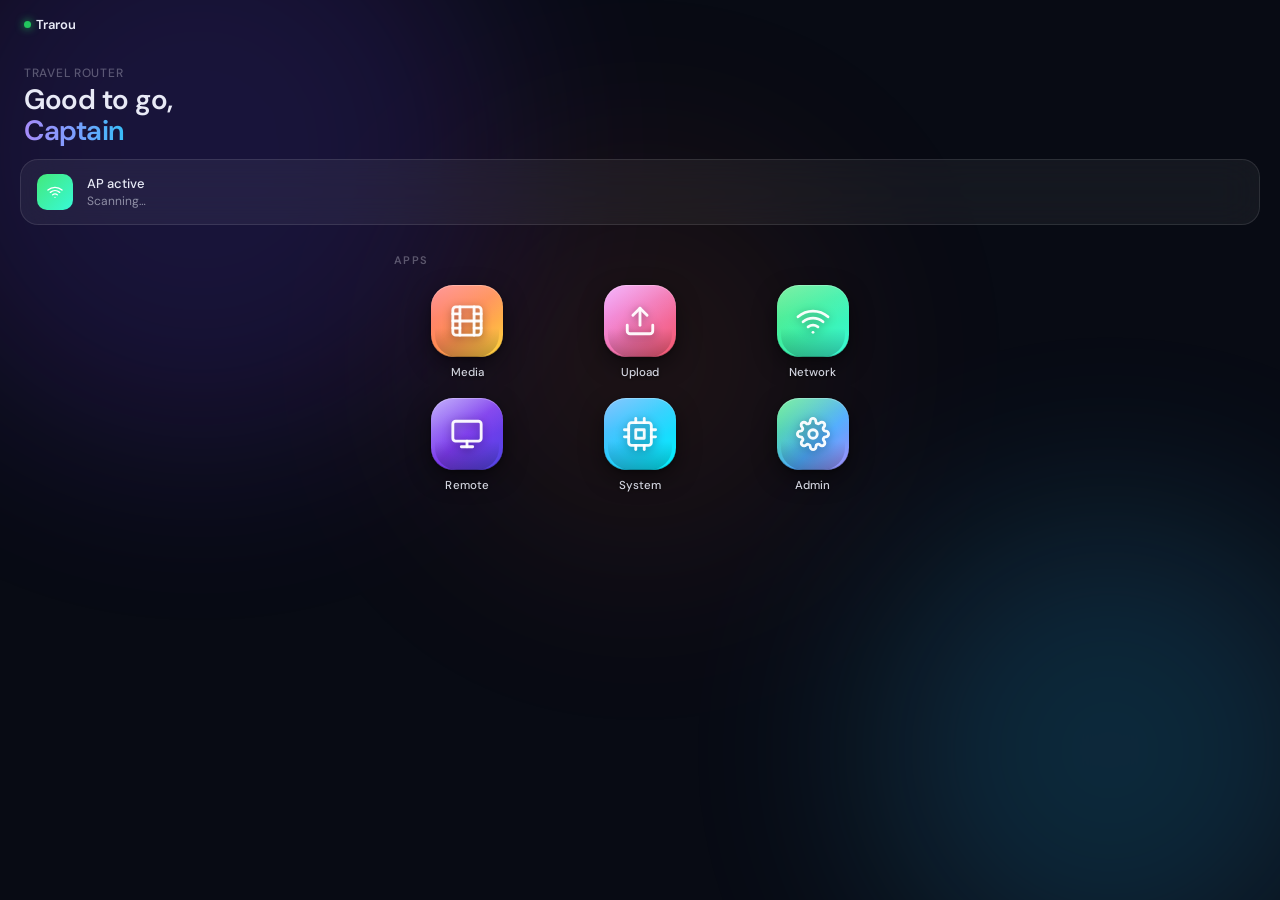
<file: frontend/index.html>
<!DOCTYPE html>
<html lang="en">
<head>
  <meta charset="UTF-8">
  <meta name="viewport" content="width=device-width, initial-scale=1.0, viewport-fit=cover">
  <meta name="apple-mobile-web-app-capable" content="yes">
  <meta name="theme-color" content="#080b14">
  <title>Trarou</title>
  <link rel="stylesheet" href="css/main.css">
</head>
<body>

<div class="mesh-bg"><div class="mesh-blob-3"></div></div>
<div id="toast"></div>

<!-- ═══════ PAGE: LOGIN ═══════ -->
<div id="page-login" class="page-section" style="display:none">
  <div class="login-wrap">
    <div class="login-card bevel">
      <div class="login-logo">
        <div class="login-logo-mark bevel">
          <svg viewBox="0 0 24 24" fill="none" stroke="currentColor" stroke-width="2" stroke-linecap="round" stroke-linejoin="round" style="color:#fff;width:30px;height:30px">
            <circle cx="12" cy="12" r="2"/>
            <path d="M16.24 7.76a6 6 0 010 8.49m-8.48-.01a6 6 0 010-8.49m11.31-2.82a10 10 0 010 14.14m-14.14 0a10 10 0 010-14.14"/>
          </svg>
        </div>
      </div>
      <div class="login-title">Trarou</div>
      <div class="login-sub" id="login-ssid-text">Connect to continue</div>
      <div class="login-error" id="login-error"></div>
      <div class="input-group">
        <label class="input-label">Username</label>
        <input class="input" id="login-username" type="text" placeholder="admin" autocomplete="username" autocapitalize="none">
      </div>
      <div class="input-group" style="margin-bottom:24px">
        <label class="input-label">Password</label>
        <input class="input" id="login-password" type="password" placeholder="&#8226;&#8226;&#8226;&#8226;&#8226;&#8226;&#8226;&#8226;" autocomplete="current-password">
      </div>
      <button class="btn btn-primary btn-full" id="login-btn">
        <span id="login-btn-text">Sign In</span>
        <span id="login-btn-spinner" class="spinner" style="display:none"></span>
      </button>
    </div>
    <div style="margin-top:20px;font-size:12px;color:var(--text-3);text-align:center">
      Trarou Travel Router &nbsp;&#183;&nbsp; v1.0
    </div>
  </div>
</div>

<!-- ═══════ PAGE: HOME ═══════ -->
<div id="page-home" class="page-section page" style="display:none">
  <div class="status-bar">
    <div class="ssid">
      <div class="status-dot" id="home-dot"></div>
      <span id="home-ssid">Trarou</span>
    </div>
    <div style="font-family:var(--font-mono);font-size:11px;color:var(--text-3)" id="home-time"></div>
  </div>
  <div class="greeting-block">
    <div class="greeting-eyebrow">Travel Router</div>
    <div class="greeting-title">Good to go,<br><span id="greeting-name">Captain</span></div>
  </div>
  <div style="padding:0 20px;margin-top:4px;position:relative;z-index:1">
    <div class="row-list" style="margin-bottom:0">
      <div class="row" id="quick-network-row" style="cursor:default">
        <div class="row-icon" style="background:var(--grad-network);border-radius:10px">
          <svg viewBox="0 0 24 24" fill="none" stroke="#fff" stroke-width="2" stroke-linecap="round" stroke-linejoin="round" style="width:16px;height:16px"><path d="M1.42 9a16 16 0 0121.16 0"/><path d="M5 12.55a11 11 0 0114.08 0"/><path d="M8.53 16.11a6 6 0 016.95 0"/><circle cx="12" cy="20" r="1" fill="#fff" stroke="none"/></svg>
        </div>
        <div class="row-body">
          <div class="row-title" style="font-size:13px" id="quick-ap">AP active</div>
          <div class="row-sub" id="quick-client">Scanning&#8230;</div>
        </div>
        <div class="row-end" id="quick-internet-badge"></div>
      </div>
    </div>
  </div>
  <div class="page-content" style="padding-top:28px">
    <div class="section-title">Apps</div>
    <div class="app-grid">
      <div class="app-icon" onclick="showPage('media')">
        <div class="app-icon-img icon-media">
          <svg viewBox="0 0 24 24" fill="none" stroke="rgba(255,255,255,0.95)" stroke-width="2" stroke-linecap="round" stroke-linejoin="round"><rect x="2" y="2" width="20" height="20" rx="2.18" ry="2.18"/><line x1="7" y1="2" x2="7" y2="22"/><line x1="17" y1="2" x2="17" y2="22"/><line x1="2" y1="12" x2="22" y2="12"/><line x1="2" y1="7" x2="7" y2="7"/><line x1="2" y1="17" x2="7" y2="17"/><line x1="17" y1="17" x2="22" y2="17"/><line x1="17" y1="7" x2="22" y2="7"/></svg>
        </div>
        <span class="app-icon-label">Media</span>
      </div>
      <div class="app-icon" id="app-upload" onclick="requireAdmin('upload')">
        <div class="app-icon-img icon-upload">
          <svg viewBox="0 0 24 24" fill="none" stroke="rgba(255,255,255,0.95)" stroke-width="2" stroke-linecap="round" stroke-linejoin="round"><path d="M21 15v4a2 2 0 01-2 2H5a2 2 0 01-2-2v-4"/><polyline points="17 8 12 3 7 8"/><line x1="12" y1="3" x2="12" y2="15"/></svg>
        </div>
        <span class="app-icon-label">Upload</span>
      </div>
      <div class="app-icon" onclick="showPage('network')">
        <div class="app-icon-img icon-network">
          <svg viewBox="0 0 24 24" fill="none" stroke="rgba(255,255,255,0.95)" stroke-width="2" stroke-linecap="round" stroke-linejoin="round"><path d="M1.42 9a16 16 0 0121.16 0"/><path d="M5 12.55a11 11 0 0114.08 0"/><path d="M8.53 16.11a6 6 0 016.95 0"/><circle cx="12" cy="20" r="1" fill="rgba(255,255,255,0.95)" stroke="none"/></svg>
        </div>
        <span class="app-icon-label">Network</span>
      </div>
      <div class="app-icon" id="app-vnc" onclick="requireAdmin('vnc')">
        <div class="app-icon-img icon-vnc">
          <svg viewBox="0 0 24 24" fill="none" stroke="rgba(255,255,255,0.95)" stroke-width="2" stroke-linecap="round" stroke-linejoin="round"><rect x="2" y="3" width="20" height="14" rx="2" ry="2"/><line x1="8" y1="21" x2="16" y2="21"/><line x1="12" y1="17" x2="12" y2="21"/></svg>
        </div>
        <span class="app-icon-label">Remote</span>
      </div>
      <div class="app-icon" onclick="showPage('system')">
        <div class="app-icon-img icon-system">
          <svg viewBox="0 0 24 24" fill="none" stroke="rgba(255,255,255,0.95)" stroke-width="2" stroke-linecap="round" stroke-linejoin="round"><rect x="4" y="4" width="16" height="16" rx="2" ry="2"/><rect x="9" y="9" width="6" height="6"/><line x1="9" y1="1" x2="9" y2="4"/><line x1="15" y1="1" x2="15" y2="4"/><line x1="9" y1="20" x2="9" y2="23"/><line x1="15" y1="20" x2="15" y2="23"/><line x1="20" y1="9" x2="23" y2="9"/><line x1="20" y1="14" x2="23" y2="14"/><line x1="1" y1="9" x2="4" y2="9"/><line x1="1" y1="14" x2="4" y2="14"/></svg>
        </div>
        <span class="app-icon-label">System</span>
      </div>
      <div class="app-icon" id="app-admin-login" onclick="showAdminLoginPrompt()">
        <div class="app-icon-img icon-settings">
          <svg viewBox="0 0 24 24" fill="none" stroke="rgba(255,255,255,0.95)" stroke-width="2" stroke-linecap="round" stroke-linejoin="round"><circle cx="12" cy="12" r="3"/><path d="M19.4 15a1.65 1.65 0 00.33 1.82l.06.06a2 2 0 010 2.83 2 2 0 01-2.83 0l-.06-.06a1.65 1.65 0 00-1.82-.33 1.65 1.65 0 00-1 1.51V21a2 2 0 01-2 2 2 2 0 01-2-2v-.09A1.65 1.65 0 009 19.4a1.65 1.65 0 00-1.82.33l-.06.06a2 2 0 01-2.83 0 2 2 0 010-2.83l.06-.06A1.65 1.65 0 004.68 15a1.65 1.65 0 00-1.51-1H3a2 2 0 01-2-2 2 2 0 012-2h.09A1.65 1.65 0 004.6 9a1.65 1.65 0 00-.33-1.82l-.06-.06a2 2 0 010-2.83 2 2 0 012.83 0l.06.06A1.65 1.65 0 009 4.68a1.65 1.65 0 001-1.51V3a2 2 0 012-2 2 2 0 012 2v.09a1.65 1.65 0 001 1.51 1.65 1.65 0 001.82-.33l.06-.06a2 2 0 012.83 0 2 2 0 010 2.83l-.06.06A1.65 1.65 0 0019.4 9a1.65 1.65 0 001.51 1H21a2 2 0 012 2 2 2 0 01-2 2h-.09a1.65 1.65 0 00-1.51 1z"/></svg>
        </div>
        <span class="app-icon-label" id="admin-icon-label">Admin</span>
      </div>
    </div>
  </div>
</div>

<!-- ═══════ PAGE: MEDIA ═══════ -->
<div id="page-media" class="page-section page" style="display:none">
  <div class="page-header">
    <button class="back-btn" onclick="showPage('home')"></button>
    <h1>Media</h1>
  </div>
  <div class="page-content page-enter">
    <div id="media-breadcrumb" class="section" style="display:none">
      <div class="row-list">
        <div class="row" id="media-breadcrumb-row" onclick="mediaNavUp()">
          <div class="row-body"><div class="row-title" style="font-size:13px">&#8592; Back</div></div>
        </div>
      </div>
    </div>
    <div id="media-folders" class="section"></div>
    <div id="media-files-section" class="section"></div>
    <div id="media-loading" style="text-align:center;padding:40px 0;color:var(--text-2);display:none">
      <div class="spinner" style="border-top-color:var(--accent)"></div>
    </div>
    <div id="media-empty" style="text-align:center;padding:60px 0;color:var(--text-3);display:none">
      <div style="font-size:40px;margin-bottom:12px">&#128233;</div>
      <div style="font-size:14px">No media files yet</div>
      <div style="font-size:12px;margin-top:6px">Upload content from the Upload app</div>
    </div>
  </div>
</div>

<!-- ═══════ PAGE: UPLOAD ═══════ -->
<div id="page-upload" class="page-section page" style="display:none">
  <div class="page-header">
    <button class="back-btn" onclick="showPage('home')"></button>
    <h1>Upload</h1>
  </div>
  <div class="page-content page-enter">
    <div class="section">
      <div class="section-title">Destination folder</div>
      <div class="input-group" style="margin-bottom:0">
        <input class="input" id="upload-folder" type="text" placeholder="/ (root)" autocapitalize="none">
      </div>
    </div>
    <div class="section">
      <div class="section-title">Files</div>
      <div class="drop-zone" id="drop-zone" onclick="document.getElementById('file-input').click()">
        <div class="drop-zone-icon">&#128193;</div>
        <div class="drop-zone-text">Tap to choose files</div>
        <div class="drop-zone-sub">or drag &amp; drop here</div>
      </div>
      <input type="file" id="file-input" multiple style="display:none">
    </div>
    <div id="upload-queue" class="section" style="display:none">
      <div class="section-title">Queue</div>
      <div class="row-list" id="upload-queue-list"></div>
    </div>
    <button class="btn btn-primary btn-full" id="upload-btn" style="display:none">
      <svg viewBox="0 0 24 24" fill="none" stroke="currentColor" stroke-width="2" style="width:16px;height:16px"><path d="M21 15v4a2 2 0 01-2 2H5a2 2 0 01-2-2v-4"/><polyline points="17 8 12 3 7 8"/><line x1="12" y1="3" x2="12" y2="15"/></svg>
      Upload All
    </button>
    <div id="upload-progress-wrap" style="display:none;margin-top:16px">
      <div style="font-size:13px;color:var(--text-2);margin-bottom:6px" id="upload-progress-label">Uploading&#8230;</div>
      <div class="progress-bar"><div class="progress-fill" id="upload-progress-fill" style="width:0%"></div></div>
    </div>
  </div>
</div>

<!-- ═══════ PAGE: NETWORK ═══════ -->
<div id="page-network" class="page-section page" style="display:none">
  <div class="page-header">
    <button class="back-btn" onclick="showPage('home')"></button>
    <h1>Network</h1>
  </div>
  <div class="page-content page-enter">
    <div class="section">
      <div class="section-title">Access Point</div>
      <div class="row-list">
        <div class="row" style="cursor:default">
          <div class="row-icon" style="background:var(--grad-network)">
            <svg viewBox="0 0 24 24" fill="none" stroke="#fff" stroke-width="2" stroke-linecap="round" stroke-linejoin="round" style="width:16px;height:16px"><path d="M1.42 9a16 16 0 0121.16 0"/><path d="M5 12.55a11 11 0 0114.08 0"/><path d="M8.53 16.11a6 6 0 016.95 0"/><circle cx="12" cy="20" r="1" fill="#fff" stroke="none"/></svg>
          </div>
          <div class="row-body">
            <div class="row-title" id="net-ap-ssid">&mdash;</div>
            <div class="row-sub" id="net-ap-ip">&mdash;</div>
          </div>
          <div id="net-ap-badge"></div>
        </div>
      </div>
    </div>
    <div class="section">
      <div class="section-title">Upstream Connection</div>
      <div class="row-list">
        <div class="row" style="cursor:default">
          <div class="row-icon" style="background:var(--grad-system)">
            <svg viewBox="0 0 24 24" fill="none" stroke="#fff" stroke-width="2" stroke-linecap="round" stroke-linejoin="round" style="width:16px;height:16px"><line x1="2" y1="12" x2="22" y2="12"/><path d="M12 2a15.3 15.3 0 014 10 15.3 15.3 0 01-4 10 15.3 15.3 0 01-4-10 15.3 15.3 0 014-10z"/><circle cx="12" cy="12" r="10"/></svg>
          </div>
          <div class="row-body">
            <div class="row-title" id="net-client-ssid">Not connected</div>
            <div class="row-sub" id="net-client-ip">&mdash;</div>
          </div>
          <div id="net-internet-badge"></div>
        </div>
        <div class="row" id="net-disconnect-row" style="display:none" onclick="disconnectWifi()">
          <div class="row-body"><div class="row-title" style="color:#f87171;font-size:13px">Disconnect</div></div>
        </div>
      </div>
    </div>
    <div class="section" id="net-scan-section">
      <div class="section-title" style="display:flex;align-items:center;justify-content:space-between">
        <span>Available Networks</span>
        <button class="btn btn-secondary" style="padding:6px 14px;font-size:12px" id="scan-btn" onclick="scanNetworks()">Scan</button>
      </div>
      <div id="net-scan-results">
        <div style="text-align:center;padding:32px 0;color:var(--text-3);font-size:13px">Press Scan to search for networks</div>
      </div>
    </div>
    <div id="net-connect-form" class="section" style="display:none">
      <div class="section-title">Connect to <span id="connect-ssid-label"></span></div>
      <div class="row-list" style="padding:16px">
        <div class="input-group">
          <label class="input-label">Password</label>
          <input class="input" id="connect-password" type="password" placeholder="Leave blank if open network">
        </div>
        <div style="display:flex;gap:10px;margin-top:4px">
          <button class="btn btn-secondary" style="flex:1" onclick="cancelConnect()">Cancel</button>
          <button class="btn btn-primary" style="flex:1" id="connect-btn" onclick="doConnect()">Connect</button>
        </div>
      </div>
    </div>
  </div>
</div>

<!-- ═══════ PAGE: REMOTE (VNC) ═══════ -->
<div id="page-vnc" class="page-section page" style="display:none">
  <div class="page-header">
    <button class="back-btn" onclick="showPage('home')"></button>
    <h1>Remote Desktop</h1>
  </div>
  <div class="page-content page-enter">
    <div class="section">
      <div class="vnc-frame-wrap" id="vnc-frame-wrap">
        <div class="vnc-placeholder" id="vnc-placeholder">
          <svg viewBox="0 0 24 24" fill="none" stroke="currentColor" stroke-width="1.5"><rect x="2" y="3" width="20" height="14" rx="2" ry="2"/><line x1="8" y1="21" x2="16" y2="21"/><line x1="12" y1="17" x2="12" y2="21"/></svg>
          <div>Remote desktop is off</div>
        </div>
        <iframe id="vnc-iframe" style="display:none" allow="fullscreen" allowfullscreen></iframe>
      </div>
    </div>
    <div class="section">
      <div class="row-list">
        <div class="row" style="cursor:default">
          <div class="row-body">
            <div class="row-title" style="font-size:13px">Status</div>
            <div class="row-sub" id="vnc-status-text">Stopped</div>
          </div>
          <div id="vnc-status-badge"></div>
        </div>
      </div>
    </div>
    <div style="display:flex;gap:10px">
      <button class="btn btn-success" style="flex:1" id="vnc-start-btn" onclick="startVnc()">
        <svg viewBox="0 0 24 24" fill="currentColor" style="width:14px;height:14px"><polygon points="5 3 19 12 5 21 5 3"/></svg>
        Start
      </button>
      <button class="btn btn-danger" style="flex:1" id="vnc-stop-btn" onclick="stopVnc()" disabled>
        <svg viewBox="0 0 24 24" fill="currentColor" style="width:14px;height:14px"><rect x="4" y="4" width="16" height="16" rx="2"/></svg>
        Stop
      </button>
      <button class="btn btn-secondary" id="vnc-open-btn" onclick="openVncTab()" style="display:none;padding:13px 16px" title="Open in new tab">
        <svg viewBox="0 0 24 24" fill="none" stroke="currentColor" stroke-width="2" style="width:15px;height:15px"><path d="M18 13v6a2 2 0 01-2 2H5a2 2 0 01-2-2V8a2 2 0 012-2h6"/><polyline points="15 3 21 3 21 9"/><line x1="10" y1="14" x2="21" y2="3"/></svg>
      </button>
    </div>
    <div class="section" style="margin-top:24px">
      <div class="section-title">About Remote Desktop</div>
      <div class="glass-2" style="padding:16px;font-size:13px;color:var(--text-2);line-height:1.6">
        Start the remote session to control the router&#8217;s desktop. Use this to connect to hotel or airport Wi-Fi networks with their own captive portals. Open in a new tab for a better experience.
      </div>
    </div>
  </div>
</div>

<!-- ═══════ PAGE: SYSTEM ═══════ -->
<div id="page-system" class="page-section page" style="display:none">
  <div class="page-header">
    <button class="back-btn" onclick="showPage('home')"></button>
    <h1>System</h1>
  </div>
  <div class="page-content page-enter">
    <div class="section">
      <div class="section-title">Hardware</div>
      <div class="stat-grid">
        <div class="stat-card bevel">
          <div class="stat-label">CPU</div>
          <div class="stat-value"><span id="sys-cpu">&mdash;</span><span class="stat-unit">%</span></div>
          <div class="stat-bar"><div class="stat-bar-fill" id="sys-cpu-bar" style="background:var(--grad-system);width:0%"></div></div>
        </div>
        <div class="stat-card bevel">
          <div class="stat-label">Memory</div>
          <div class="stat-value"><span id="sys-mem">&mdash;</span><span class="stat-unit">%</span></div>
          <div class="stat-bar"><div class="stat-bar-fill" id="sys-mem-bar" style="background:var(--grad-media);width:0%"></div></div>
        </div>
        <div class="stat-card bevel">
          <div class="stat-label">Disk</div>
          <div class="stat-value"><span id="sys-disk">&mdash;</span><span class="stat-unit">%</span></div>
          <div class="stat-bar"><div class="stat-bar-fill" id="sys-disk-bar" style="background:var(--grad-upload);width:0%"></div></div>
        </div>
        <div class="stat-card bevel">
          <div class="stat-label">Uptime</div>
          <div class="stat-value" style="font-size:18px" id="sys-uptime">&mdash;</div>
        </div>
      </div>
    </div>
    <div class="section">
      <div class="section-title">Info</div>
      <div class="row-list">
        <div class="row" style="cursor:default">
          <div class="row-body"><div class="row-title" style="font-size:13px">Hostname</div></div>
          <div class="row-end"><span style="font-family:var(--font-mono);font-size:12px" id="sys-hostname">&mdash;</span></div>
        </div>
        <div class="row" style="cursor:default">
          <div class="row-body"><div class="row-title" style="font-size:13px">Load Average</div></div>
          <div class="row-end"><span style="font-family:var(--font-mono);font-size:12px" id="sys-load">&mdash;</span></div>
        </div>
      </div>
    </div>
    <div class="section" id="sys-admin-section" style="display:none">
      <div class="section-title">Admin</div>
      <div class="row-list">
        <div class="row" onclick="showPage('change-password')">
          <div class="row-body"><div class="row-title" style="font-size:13px">Change Password</div></div>
          <div class="row-end"><svg viewBox="0 0 24 24" fill="none" stroke="currentColor" stroke-width="2" width="16" height="16"><path d="M9 18l6-6-6-6"/></svg></div>
        </div>
        <div class="row" onclick="confirmReboot()">
          <div class="row-body"><div class="row-title" style="font-size:13px;color:#fb923c">Reboot</div></div>
          <div class="row-end"><svg viewBox="0 0 24 24" fill="none" stroke="currentColor" stroke-width="2" width="16" height="16"><path d="M9 18l6-6-6-6"/></svg></div>
        </div>
        <div class="row" onclick="confirmShutdown()">
          <div class="row-body"><div class="row-title" style="font-size:13px;color:#f87171">Shutdown</div></div>
          <div class="row-end"><svg viewBox="0 0 24 24" fill="none" stroke="currentColor" stroke-width="2" width="16" height="16"><path d="M9 18l6-6-6-6"/></svg></div>
        </div>
      </div>
    </div>
  </div>
</div>

<!-- ═══════ PAGE: CHANGE PASSWORD ═══════ -->
<div id="page-change-password" class="page-section page" style="display:none">
  <div class="page-header">
    <button class="back-btn" onclick="showPage('system')"></button>
    <h1>Change Password</h1>
  </div>
  <div class="page-content page-enter">
    <div class="section">
      <div class="glass-2" style="padding:20px">
        <div class="input-group">
          <label class="input-label">New Password</label>
          <input class="input" id="new-pw-1" type="password" placeholder="Min 8 characters">
        </div>
        <div class="input-group" style="margin-bottom:20px">
          <label class="input-label">Confirm Password</label>
          <input class="input" id="new-pw-2" type="password" placeholder="Repeat password">
        </div>
        <button class="btn btn-primary btn-full" onclick="changePassword()">Update Password</button>
      </div>
    </div>
  </div>
</div>

<!-- ═══════ PAGE: ADMIN LOGIN ═══════ -->
<div id="page-admin-login" class="page-section" style="display:none">
  <div class="login-wrap">
    <div class="login-card bevel">
      <div style="display:flex;align-items:center;gap:12px;margin-bottom:28px">
        <button class="back-btn" onclick="showPage('home')"></button>
        <div>
          <div style="font-size:18px;font-weight:600">Admin Login</div>
          <div style="font-size:12px;color:var(--text-2)">Required for this feature</div>
        </div>
      </div>
      <div class="login-error" id="admin-login-error"></div>
      <div class="input-group">
        <label class="input-label">Password</label>
        <input class="input" id="admin-login-pw" type="password" placeholder="&#8226;&#8226;&#8226;&#8226;&#8226;&#8226;&#8226;&#8226;">
      </div>
      <button class="btn btn-primary btn-full" style="margin-top:8px" id="admin-login-btn" onclick="doAdminLogin()">Unlock</button>
    </div>
  </div>
</div>

<script src="js/core.js"></script>
<script src="js/pages.js"></script>
</body>
</html>
</file>
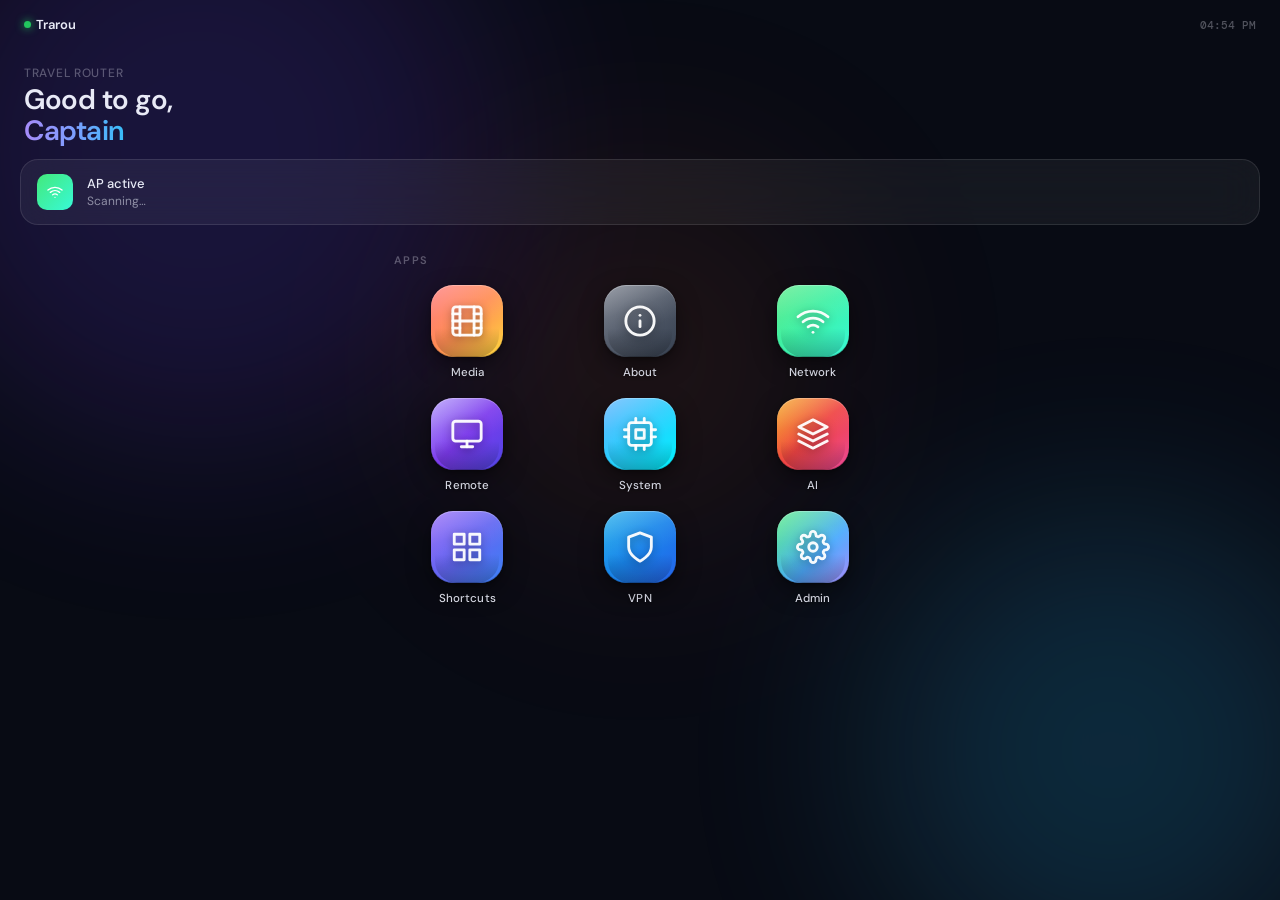
<file: src/frontend/index.html>
<!DOCTYPE html>
<html lang="en">
<head>
  <meta charset="UTF-8">
  <meta name="viewport" content="width=device-width, initial-scale=1.0, viewport-fit=cover">
  <meta name="apple-mobile-web-app-capable" content="yes">
  <meta name="theme-color" content="#080b14">
  <title>Trarou</title>
  <link rel="stylesheet" href="css/main.css">
</head>
<body>

<div class="mesh-bg"><div class="mesh-blob-3"></div></div>
<div id="toast"></div>

<!-- ═══════ PAGE: LOGIN ═══════ -->
<div id="page-login" class="page-section" style="display:none">
  <div class="login-wrap">
    <div class="login-card bevel">
      <div class="login-logo">
        <div class="login-logo-mark bevel">
          <svg viewBox="0 0 24 24" fill="none" stroke="currentColor" stroke-width="2" stroke-linecap="round" stroke-linejoin="round" style="color:#fff;width:30px;height:30px">
            <circle cx="12" cy="12" r="2"/>
            <path d="M16.24 7.76a6 6 0 010 8.49m-8.48-.01a6 6 0 010-8.49m11.31-2.82a10 10 0 010 14.14m-14.14 0a10 10 0 010-14.14"/>
          </svg>
        </div>
      </div>
      <div class="login-title">Trarou</div>
      <div class="login-sub" id="login-ssid-text">Connect to continue</div>
      <div class="login-error" id="login-error"></div>
      <div class="input-group">
        <label class="input-label">Username</label>
        <input class="input" id="login-username" type="text" placeholder="admin" autocomplete="username" autocapitalize="none">
      </div>
      <div class="input-group" style="margin-bottom:24px">
        <label class="input-label">Password</label>
        <input class="input" id="login-password" type="password" placeholder="&#8226;&#8226;&#8226;&#8226;&#8226;&#8226;&#8226;&#8226;" autocomplete="current-password">
      </div>
      <button class="btn btn-primary btn-full" id="login-btn">
        <span id="login-btn-text">Sign In</span>
        <span id="login-btn-spinner" class="spinner" style="display:none"></span>
      </button>
    </div>
    <div style="margin-top:20px;font-size:12px;color:var(--text-3);text-align:center">
      Trarou Travel Router &nbsp;&#183;&nbsp; v1.0
    </div>
  </div>
</div>

<!-- ═══════ PAGE: HOME ═══════ -->
<div id="page-home" class="page-section page" style="display:none">
  <div class="status-bar">
    <div class="ssid">
      <div class="status-dot" id="home-dot"></div>
      <span id="home-ssid">Trarou</span>
    </div>
    <div style="font-family:var(--font-mono);font-size:11px;color:var(--text-3)" id="home-time"></div>
  </div>
  <div class="greeting-block">
    <div class="greeting-eyebrow">Travel Router</div>
    <div class="greeting-title">Good to go,<br><span id="greeting-name">Captain</span></div>
  </div>
  <div style="padding:0 20px;margin-top:4px;position:relative;z-index:1">
    <div class="row-list" style="margin-bottom:0">
      <div class="row" id="quick-network-row" style="cursor:default">
        <div class="row-icon" style="background:var(--grad-network);border-radius:10px">
          <svg viewBox="0 0 24 24" fill="none" stroke="#fff" stroke-width="2" stroke-linecap="round" stroke-linejoin="round" style="width:16px;height:16px"><path d="M1.42 9a16 16 0 0121.16 0"/><path d="M5 12.55a11 11 0 0114.08 0"/><path d="M8.53 16.11a6 6 0 016.95 0"/><circle cx="12" cy="20" r="1" fill="#fff" stroke="none"/></svg>
        </div>
        <div class="row-body">
          <div class="row-title" style="font-size:13px" id="quick-ap">AP active</div>
          <div class="row-sub" id="quick-client">Scanning&#8230;</div>
        </div>
        <div class="row-end" id="quick-internet-badge"></div>
      </div>
    </div>
  </div>
  <div class="page-content" style="padding-top:28px">
    <div class="section-title">Apps</div>
    <div class="app-grid">
      <div class="app-icon" onclick="showPage('media')">
        <div class="app-icon-img icon-media">
          <svg viewBox="0 0 24 24" fill="none" stroke="rgba(255,255,255,0.95)" stroke-width="2" stroke-linecap="round" stroke-linejoin="round"><rect x="2" y="2" width="20" height="20" rx="2.18" ry="2.18"/><line x1="7" y1="2" x2="7" y2="22"/><line x1="17" y1="2" x2="17" y2="22"/><line x1="2" y1="12" x2="22" y2="12"/><line x1="2" y1="7" x2="7" y2="7"/><line x1="2" y1="17" x2="7" y2="17"/><line x1="17" y1="17" x2="22" y2="17"/><line x1="17" y1="7" x2="22" y2="7"/></svg>
        </div>
        <span class="app-icon-label">Media</span>
      </div>
      <div class="app-icon" onclick="showPage('about')">
        <div class="app-icon-img icon-about">
          <svg viewBox="0 0 24 24" fill="none" stroke="rgba(255,255,255,0.95)" stroke-width="2" stroke-linecap="round" stroke-linejoin="round"><circle cx="12" cy="12" r="10"/><line x1="12" y1="16" x2="12" y2="12"/><line x1="12" y1="8" x2="12.01" y2="8"/></svg>
        </div>
        <span class="app-icon-label">About</span>
      </div>
      <div class="app-icon" onclick="showPage('network')">
        <div class="app-icon-img icon-network">
          <svg viewBox="0 0 24 24" fill="none" stroke="rgba(255,255,255,0.95)" stroke-width="2" stroke-linecap="round" stroke-linejoin="round"><path d="M1.42 9a16 16 0 0121.16 0"/><path d="M5 12.55a11 11 0 0114.08 0"/><path d="M8.53 16.11a6 6 0 016.95 0"/><circle cx="12" cy="20" r="1" fill="rgba(255,255,255,0.95)" stroke="none"/></svg>
        </div>
        <span class="app-icon-label">Network</span>
      </div>
      <div class="app-icon" id="app-vnc" onclick="requireAdmin('vnc')">
        <div class="app-icon-img icon-vnc">
          <svg viewBox="0 0 24 24" fill="none" stroke="rgba(255,255,255,0.95)" stroke-width="2" stroke-linecap="round" stroke-linejoin="round"><rect x="2" y="3" width="20" height="14" rx="2" ry="2"/><line x1="8" y1="21" x2="16" y2="21"/><line x1="12" y1="17" x2="12" y2="21"/></svg>
        </div>
        <span class="app-icon-label">Remote</span>
      </div>
      <div class="app-icon" onclick="showPage('system')">
        <div class="app-icon-img icon-system">
          <svg viewBox="0 0 24 24" fill="none" stroke="rgba(255,255,255,0.95)" stroke-width="2" stroke-linecap="round" stroke-linejoin="round"><rect x="4" y="4" width="16" height="16" rx="2" ry="2"/><rect x="9" y="9" width="6" height="6"/><line x1="9" y1="1" x2="9" y2="4"/><line x1="15" y1="1" x2="15" y2="4"/><line x1="9" y1="20" x2="9" y2="23"/><line x1="15" y1="20" x2="15" y2="23"/><line x1="20" y1="9" x2="23" y2="9"/><line x1="20" y1="14" x2="23" y2="14"/><line x1="1" y1="9" x2="4" y2="9"/><line x1="1" y1="14" x2="4" y2="14"/></svg>
        </div>
        <span class="app-icon-label">System</span>
      </div>
      <div class="app-icon" onclick="showPage('ai')">
        <div class="app-icon-img icon-ai">
          <svg viewBox="0 0 24 24" fill="none" stroke="rgba(255,255,255,0.95)" stroke-width="2" stroke-linecap="round" stroke-linejoin="round"><path d="M12 2L2 7l10 5 10-5-10-5z"/><path d="M2 17l10 5 10-5"/><path d="M2 12l10 5 10-5"/></svg>
        </div>
        <span class="app-icon-label">AI</span>
      </div>
      <div class="app-icon" onclick="showPage('shortcuts')">
        <div class="app-icon-img icon-shortcuts">
          <svg viewBox="0 0 24 24" fill="none" stroke="rgba(255,255,255,0.95)" stroke-width="2" stroke-linecap="round" stroke-linejoin="round"><rect x="3" y="3" width="7" height="7"/><rect x="14" y="3" width="7" height="7"/><rect x="14" y="14" width="7" height="7"/><rect x="3" y="14" width="7" height="7"/></svg>
        </div>
        <span class="app-icon-label">Shortcuts</span>
      </div>
      <div class="app-icon" onclick="showPage('tailscale')">
        <div class="app-icon-img icon-tailscale">
          <svg viewBox="0 0 24 24" fill="none" stroke="rgba(255,255,255,0.95)" stroke-width="2" stroke-linecap="round" stroke-linejoin="round"><path d="M12 22s8-4 8-10V5l-8-3-8 3v7c0 6 8 10 8 10z"/></svg>
        </div>
        <span class="app-icon-label">VPN</span>
      </div>
      <div class="app-icon" id="app-admin-login" onclick="showAdminLoginPrompt()">
        <div class="app-icon-img icon-settings">
          <svg viewBox="0 0 24 24" fill="none" stroke="rgba(255,255,255,0.95)" stroke-width="2" stroke-linecap="round" stroke-linejoin="round"><circle cx="12" cy="12" r="3"/><path d="M19.4 15a1.65 1.65 0 00.33 1.82l.06.06a2 2 0 010 2.83 2 2 0 01-2.83 0l-.06-.06a1.65 1.65 0 00-1.82-.33 1.65 1.65 0 00-1 1.51V21a2 2 0 01-2 2 2 2 0 01-2-2v-.09A1.65 1.65 0 009 19.4a1.65 1.65 0 00-1.82.33l-.06.06a2 2 0 01-2.83 0 2 2 0 010-2.83l.06-.06A1.65 1.65 0 004.68 15a1.65 1.65 0 00-1.51-1H3a2 2 0 01-2-2 2 2 0 012-2h.09A1.65 1.65 0 004.6 9a1.65 1.65 0 00-.33-1.82l-.06-.06a2 2 0 010-2.83 2 2 0 012.83 0l.06.06A1.65 1.65 0 009 4.68a1.65 1.65 0 001-1.51V3a2 2 0 012-2 2 2 0 012 2v.09a1.65 1.65 0 001 1.51 1.65 1.65 0 001.82-.33l.06-.06a2 2 0 012.83 0 2 2 0 010 2.83l-.06.06A1.65 1.65 0 0019.4 9a1.65 1.65 0 001.51 1H21a2 2 0 012 2 2 2 0 01-2 2h-.09a1.65 1.65 0 00-1.51 1z"/></svg>
        </div>
        <span class="app-icon-label" id="admin-icon-label">Admin</span>
      </div>
    </div>
  </div>
</div>

<!-- ═══════ PAGE: MEDIA ═══════ -->
<div id="page-media" class="page-section page" style="display:none">
  <div class="page-header">
    <button class="back-btn" onclick="showPage('home')"></button>
    <h1>Media</h1>
    <button class="btn btn-secondary" style="padding:6px 14px;font-size:12px;margin-left:auto" onclick="requireAdmin('upload')">Upload</button>
  </div>
  <div class="page-content page-enter">
    <div id="media-breadcrumb" class="section" style="display:none">
      <div class="row-list">
        <div class="row" id="media-breadcrumb-row" onclick="mediaNavUp()">
          <div class="row-body"><div class="row-title" style="font-size:13px">&#8592; Back</div></div>
        </div>
      </div>
    </div>
    <div id="media-player-wrap" class="section" style="display:none">
      <div class="glass-2" style="overflow:hidden;border-radius:var(--radius-md)">
        <div id="media-player-container" style="width:100%;background:#000;position:relative"></div>
        <div style="padding:12px 16px;display:flex;align-items:center;justify-content:space-between">
          <div>
            <div style="font-size:14px;font-weight:500" id="media-player-name"></div>
            <div style="font-size:12px;color:var(--text-3)" id="media-player-meta"></div>
          </div>
          <button class="btn btn-secondary" style="padding:6px 12px;font-size:12px" onclick="closeMediaPlayer()">Close</button>
        </div>
      </div>
    </div>
    <div id="media-folders" class="section"></div>
    <div id="media-files-section" class="section"></div>
    <div id="media-loading" style="text-align:center;padding:40px 0;color:var(--text-2);display:none">
      <div class="spinner" style="border-top-color:var(--accent)"></div>
    </div>
    <div id="media-empty" style="text-align:center;padding:60px 0;color:var(--text-3);display:none">
      <div style="font-size:40px;margin-bottom:12px">&#128233;</div>
      <div style="font-size:14px">No media files yet</div>
      <div style="font-size:12px;margin-top:6px">Upload content from the Upload app</div>
    </div>
  </div>
</div>

<!-- ═══════ PAGE: UPLOAD ═══════ -->
<div id="page-upload" class="page-section page" style="display:none">
  <div class="page-header">
    <button class="back-btn" onclick="showPage('home')"></button>
    <h1>Upload</h1>
  </div>
  <div class="page-content page-enter">
    <div class="section">
      <div class="section-title">Destination folder</div>
      <div class="input-group" style="margin-bottom:0">
        <input class="input" id="upload-folder" type="text" placeholder="/ (root)" autocapitalize="none">
      </div>
    </div>
    <div class="section">
      <div class="section-title">Files</div>
      <div class="drop-zone" id="drop-zone" onclick="document.getElementById('file-input').click()">
        <div class="drop-zone-icon">&#128193;</div>
        <div class="drop-zone-text">Tap to choose files</div>
        <div class="drop-zone-sub">or drag &amp; drop here</div>
      </div>
      <input type="file" id="file-input" multiple style="display:none">
    </div>
    <div id="upload-queue" class="section" style="display:none">
      <div class="section-title">Queue</div>
      <div class="row-list" id="upload-queue-list"></div>
    </div>
    <button class="btn btn-primary btn-full" id="upload-btn" style="display:none">
      <svg viewBox="0 0 24 24" fill="none" stroke="currentColor" stroke-width="2" style="width:16px;height:16px"><path d="M21 15v4a2 2 0 01-2 2H5a2 2 0 01-2-2v-4"/><polyline points="17 8 12 3 7 8"/><line x1="12" y1="3" x2="12" y2="15"/></svg>
      Upload All
    </button>
    <div id="upload-progress-wrap" style="display:none;margin-top:16px">
      <div style="font-size:13px;color:var(--text-2);margin-bottom:6px" id="upload-progress-label">Uploading&#8230;</div>
      <div class="progress-bar"><div class="progress-fill" id="upload-progress-fill" style="width:0%"></div></div>
    </div>
  </div>
</div>

<!-- ═══════ PAGE: NETWORK ═══════ -->
<div id="page-network" class="page-section page" style="display:none">
  <div class="page-header">
    <button class="back-btn" onclick="showPage('home')"></button>
    <h1>Network</h1>
  </div>
  <div class="page-content page-enter">
    <div class="section">
      <div class="section-title">Access Point</div>
      <div class="row-list">
        <div class="row" style="cursor:default">
          <div class="row-icon" style="background:var(--grad-network)">
            <svg viewBox="0 0 24 24" fill="none" stroke="#fff" stroke-width="2" stroke-linecap="round" stroke-linejoin="round" style="width:16px;height:16px"><path d="M1.42 9a16 16 0 0121.16 0"/><path d="M5 12.55a11 11 0 0114.08 0"/><path d="M8.53 16.11a6 6 0 016.95 0"/><circle cx="12" cy="20" r="1" fill="#fff" stroke="none"/></svg>
          </div>
          <div class="row-body">
            <div class="row-title" id="net-ap-ssid">&mdash;</div>
            <div class="row-sub" id="net-ap-ip">&mdash;</div>
          </div>
          <div id="net-ap-badge"></div>
        </div>
      </div>
    </div>
    <div class="section">
      <div class="section-title">Upstream Connection</div>
      <div class="row-list">
        <div class="row" style="cursor:default">
          <div class="row-icon" style="background:var(--grad-system)">
            <svg viewBox="0 0 24 24" fill="none" stroke="#fff" stroke-width="2" stroke-linecap="round" stroke-linejoin="round" style="width:16px;height:16px"><line x1="2" y1="12" x2="22" y2="12"/><path d="M12 2a15.3 15.3 0 014 10 15.3 15.3 0 01-4 10 15.3 15.3 0 01-4-10 15.3 15.3 0 014-10z"/><circle cx="12" cy="12" r="10"/></svg>
          </div>
          <div class="row-body">
            <div class="row-title" id="net-client-ssid">Not connected</div>
            <div class="row-sub" id="net-client-ip">&mdash;</div>
          </div>
          <div id="net-internet-badge"></div>
        </div>
        <div class="row" id="net-disconnect-row" style="display:none" onclick="disconnectWifi()">
          <div class="row-body"><div class="row-title" style="color:#f87171;font-size:13px">Disconnect</div></div>
        </div>
      </div>
    </div>
    <div class="section" id="net-scan-section">
      <div class="section-title" style="display:flex;align-items:center;justify-content:space-between">
        <span>Available Networks</span>
        <button class="btn btn-secondary" style="padding:6px 14px;font-size:12px" id="scan-btn" onclick="scanNetworks()">Scan</button>
      </div>
      <div id="net-scan-results">
        <div style="text-align:center;padding:32px 0;color:var(--text-3);font-size:13px">Press Scan to search for networks</div>
      </div>
    </div>
    <div id="net-connect-form" class="section" style="display:none">
      <div class="section-title">Connect to <span id="connect-ssid-label"></span></div>
      <div class="row-list" style="padding:16px">
        <div class="input-group">
          <label class="input-label">Password</label>
          <input class="input" id="connect-password" type="password" placeholder="Leave blank if open network">
        </div>
        <div style="display:flex;gap:10px;margin-top:4px">
          <button class="btn btn-secondary" style="flex:1" onclick="cancelConnect()">Cancel</button>
          <button class="btn btn-primary" style="flex:1" id="connect-btn" onclick="doConnect()">Connect</button>
        </div>
      </div>
    </div>
  </div>
</div>

<!-- ═══════ PAGE: REMOTE (VNC) ═══════ -->
<div id="page-vnc" class="page-section page" style="display:none">
  <div class="page-header">
    <button class="back-btn" onclick="showPage('home')"></button>
    <h1>Remote Desktop</h1>
  </div>
  <div class="page-content page-enter">
    <div class="section">
      <div class="vnc-frame-wrap" id="vnc-frame-wrap">
        <div class="vnc-placeholder" id="vnc-placeholder">
          <svg viewBox="0 0 24 24" fill="none" stroke="currentColor" stroke-width="1.5"><rect x="2" y="3" width="20" height="14" rx="2" ry="2"/><line x1="8" y1="21" x2="16" y2="21"/><line x1="12" y1="17" x2="12" y2="21"/></svg>
          <div>Remote desktop is off</div>
        </div>
        <iframe id="vnc-iframe" style="display:none" allow="fullscreen" allowfullscreen></iframe>
      </div>
    </div>
    <div class="section">
      <div class="row-list">
        <div class="row" style="cursor:default">
          <div class="row-body">
            <div class="row-title" style="font-size:13px">Status</div>
            <div class="row-sub" id="vnc-status-text">Stopped</div>
          </div>
          <div id="vnc-status-badge"></div>
        </div>
      </div>
    </div>
    <div style="display:flex;gap:10px">
      <button class="btn btn-success" style="flex:1" id="vnc-start-btn" onclick="startVnc()">
        <svg viewBox="0 0 24 24" fill="currentColor" style="width:14px;height:14px"><polygon points="5 3 19 12 5 21 5 3"/></svg>
        Start
      </button>
      <button class="btn btn-danger" style="flex:1" id="vnc-stop-btn" onclick="stopVnc()" disabled>
        <svg viewBox="0 0 24 24" fill="currentColor" style="width:14px;height:14px"><rect x="4" y="4" width="16" height="16" rx="2"/></svg>
        Stop
      </button>
      <button class="btn btn-secondary" id="vnc-open-btn" onclick="openVncTab()" style="display:none;padding:13px 16px" title="Open in new tab">
        <svg viewBox="0 0 24 24" fill="none" stroke="currentColor" stroke-width="2" style="width:15px;height:15px"><path d="M18 13v6a2 2 0 01-2 2H5a2 2 0 01-2-2V8a2 2 0 012-2h6"/><polyline points="15 3 21 3 21 9"/><line x1="10" y1="14" x2="21" y2="3"/></svg>
      </button>
    </div>
    <div class="section" style="margin-top:24px">
      <div class="section-title">About Remote Desktop</div>
      <div class="glass-2" style="padding:16px;font-size:13px;color:var(--text-2);line-height:1.6">
        Start the remote session to control the router&#8217;s desktop. Use this to connect to hotel or airport Wi-Fi networks with their own captive portals. Open in a new tab for a better experience.
      </div>
    </div>
  </div>
</div>

<!-- ═══════ PAGE: SYSTEM ═══════ -->
<div id="page-system" class="page-section page" style="display:none">
  <div class="page-header">
    <button class="back-btn" onclick="showPage('home')"></button>
    <h1>System</h1>
  </div>
  <div class="page-content page-enter">
    <div class="section">
      <div class="section-title">Hardware</div>
      <div class="stat-grid">
        <div class="stat-card bevel">
          <div class="stat-label">CPU</div>
          <div class="stat-value"><span id="sys-cpu">&mdash;</span><span class="stat-unit">%</span></div>
          <div class="stat-bar"><div class="stat-bar-fill" id="sys-cpu-bar" style="background:var(--grad-system);width:0%"></div></div>
        </div>
        <div class="stat-card bevel">
          <div class="stat-label">Memory</div>
          <div class="stat-value"><span id="sys-mem">&mdash;</span><span class="stat-unit">%</span></div>
          <div class="stat-bar"><div class="stat-bar-fill" id="sys-mem-bar" style="background:var(--grad-media);width:0%"></div></div>
        </div>
        <div class="stat-card bevel">
          <div class="stat-label">Disk</div>
          <div class="stat-value"><span id="sys-disk">&mdash;</span><span class="stat-unit">%</span></div>
          <div class="stat-bar"><div class="stat-bar-fill" id="sys-disk-bar" style="background:var(--grad-upload);width:0%"></div></div>
        </div>
        <div class="stat-card bevel">
          <div class="stat-label">Uptime</div>
          <div class="stat-value" style="font-size:18px" id="sys-uptime">&mdash;</div>
        </div>
      </div>
    </div>
    <div class="section">
      <div class="section-title">Info</div>
      <div class="row-list">
        <div class="row" style="cursor:default">
          <div class="row-body"><div class="row-title" style="font-size:13px">Hostname</div></div>
          <div class="row-end"><span style="font-family:var(--font-mono);font-size:12px" id="sys-hostname">&mdash;</span></div>
        </div>
        <div class="row" style="cursor:default">
          <div class="row-body"><div class="row-title" style="font-size:13px">Load Average</div></div>
          <div class="row-end"><span style="font-family:var(--font-mono);font-size:12px" id="sys-load">&mdash;</span></div>
        </div>
      </div>
    </div>
    <div class="section" id="sys-admin-section" style="display:none">
      <div class="section-title">Admin</div>
      <div class="row-list">
        <div class="row" onclick="showPage('change-password')">
          <div class="row-body"><div class="row-title" style="font-size:13px">Change Password</div></div>
          <div class="row-end"><svg viewBox="0 0 24 24" fill="none" stroke="currentColor" stroke-width="2" width="16" height="16"><path d="M9 18l6-6-6-6"/></svg></div>
        </div>
        <div class="row" onclick="confirmReboot()">
          <div class="row-body"><div class="row-title" style="font-size:13px;color:#fb923c">Reboot</div></div>
          <div class="row-end"><svg viewBox="0 0 24 24" fill="none" stroke="currentColor" stroke-width="2" width="16" height="16"><path d="M9 18l6-6-6-6"/></svg></div>
        </div>
        <div class="row" onclick="confirmShutdown()">
          <div class="row-body"><div class="row-title" style="font-size:13px;color:#f87171">Shutdown</div></div>
          <div class="row-end"><svg viewBox="0 0 24 24" fill="none" stroke="currentColor" stroke-width="2" width="16" height="16"><path d="M9 18l6-6-6-6"/></svg></div>
        </div>
      </div>
    </div>

    <div class="section">
      <div class="section-title">Updates</div>
      <div class="row-list">
        <div class="row" id="update-check-row" onclick="checkForUpdates()" style="cursor:pointer">
          <div class="row-body">
            <div class="row-title" style="font-size:13px" id="update-status-text">Check for updates</div>
            <div class="row-sub" id="update-version-text"></div>
          </div>
          <div id="update-badge"></div>
        </div>
      </div>
    </div>
  </div>
</div>

<!-- ═══════ PAGE: CHANGE PASSWORD ═══════ -->
<div id="page-change-password" class="page-section page" style="display:none">
  <div class="page-header">
    <button class="back-btn" onclick="showPage('system')"></button>
    <h1>Change Password</h1>
  </div>
  <div class="page-content page-enter">
    <div class="section">
      <div class="glass-2" style="padding:20px">
        <div class="input-group">
          <label class="input-label">New Password</label>
          <input class="input" id="new-pw-1" type="password" placeholder="Min 8 characters">
        </div>
        <div class="input-group" style="margin-bottom:20px">
          <label class="input-label">Confirm Password</label>
          <input class="input" id="new-pw-2" type="password" placeholder="Repeat password">
        </div>
        <button class="btn btn-primary btn-full" onclick="changePassword()">Update Password</button>
      </div>
    </div>
  </div>
</div>

<!-- ═══════ PAGE: ADMIN LOGIN ═══════ -->
<div id="page-admin-login" class="page-section" style="display:none">
  <div class="login-wrap">
    <div class="login-card bevel">
      <div style="display:flex;align-items:center;gap:12px;margin-bottom:28px">
        <button class="back-btn" onclick="showPage('home')"></button>
        <div>
          <div style="font-size:18px;font-weight:600">Admin Login</div>
          <div style="font-size:12px;color:var(--text-2)">Required for this feature</div>
        </div>
      </div>
      <div class="login-error" id="admin-login-error"></div>
      <div class="input-group">
        <label class="input-label">Password</label>
        <input class="input" id="admin-login-pw" type="password" placeholder="&#8226;&#8226;&#8226;&#8226;&#8226;&#8226;&#8226;&#8226;">
      </div>
      <button class="btn btn-primary btn-full" style="margin-top:8px" id="admin-login-btn" onclick="doAdminLogin()">Unlock</button>
    </div>
  </div>
</div>

<!-- ═══════ PAGE: ABOUT ═══════ -->
<div id="page-about" class="page-section page" style="display:none">
  <div class="page-header">
    <button class="back-btn" onclick="showPage('home')"></button>
    <h1>About</h1>
  </div>
  <div class="page-content page-enter">
    <div class="section">
      <div style="text-align:center;padding:20px 0">
        <div style="font-size:48px;margin-bottom:12px">&#128225;</div>
        <div style="font-size:22px;font-weight:600">Trarou</div>
        <div style="font-size:13px;color:var(--text-2);margin-top:4px">Travel Router</div>
      </div>
    </div>
    <div class="section">
      <div class="section-title">Version</div>
      <div class="row-list">
        <div class="row" style="cursor:default">
          <div class="row-body"><div class="row-title" style="font-size:13px">Version</div></div>
          <div class="row-end"><span style="font-family:var(--font-mono);font-size:12px" id="about-version">--</span></div>
        </div>
        <div class="row" style="cursor:default">
          <div class="row-body"><div class="row-title" style="font-size:13px">Hostname</div></div>
          <div class="row-end"><span style="font-family:var(--font-mono);font-size:12px" id="about-hostname">--</span></div>
        </div>
        <div class="row" style="cursor:default">
          <div class="row-body"><div class="row-title" style="font-size:13px">Uptime</div></div>
          <div class="row-end"><span style="font-family:var(--font-mono);font-size:12px" id="about-uptime">--</span></div>
        </div>
      </div>
    </div>
    <div class="section">
      <div class="section-title">System</div>
      <div class="row-list">
        <div class="row" style="cursor:default">
          <div class="row-body"><div class="row-title" style="font-size:13px">AP Interface</div></div>
          <div class="row-end"><span style="font-family:var(--font-mono);font-size:12px" id="about-ap-iface">--</span></div>
        </div>
        <div class="row" style="cursor:default">
          <div class="row-body"><div class="row-title" style="font-size:13px">Client Interface</div></div>
          <div class="row-end"><span style="font-family:var(--font-mono);font-size:12px" id="about-client-iface">--</span></div>
        </div>
        <div class="row" style="cursor:default">
          <div class="row-body"><div class="row-title" style="font-size:13px">Installed by</div></div>
          <div class="row-end"><span style="font-size:12px" id="about-installer">--</span></div>
        </div>
      </div>
    </div>
    <div class="section">
      <div class="section-title">Links</div>
      <div class="row-list">
        <div class="row" onclick="window.open('https://github.com/StuffzEZ/Trarou', '_blank')">
          <div class="row-body"><div class="row-title" style="font-size:13px">GitHub Repository</div></div>
          <div class="row-end"><svg viewBox="0 0 24 24" fill="none" stroke="currentColor" stroke-width="2" width="16" height="16"><path d="M18 13v6a2 2 0 01-2 2H5a2 2 0 01-2-2V8a2 2 0 012-2h6"/><polyline points="15 3 21 3 21 9"/><line x1="10" y1="14" x2="21" y2="3"/></svg></div>
        </div>
      </div>
    </div>
  </div>
</div>

<!-- ═══════ PAGE: AI CHAT ═══════ -->
<div id="page-ai" class="page-section page" style="display:none">
  <div class="page-header">
    <button class="back-btn" onclick="showPage('home')"></button>
    <h1>AI Assistant</h1>
    <div id="ai-backend-badge" style="margin-left:auto"></div>
  </div>
  <div style="padding:0 20px;margin-top:-12px;position:relative;z-index:1">
    <div id="ai-model-info"></div>
  </div>
  <div id="ai-model-mgmt" class="page-content" style="padding-top:8px;display:none"></div>
  <div class="page-content page-enter" style="display:flex;flex-direction:column;height:calc(100dvh - 80px)">
    <div id="ai-chat-messages" class="ai-chat-messages">
      <div class="ai-welcome">
        <div class="ai-welcome-icon">&#10022;</div>
        <div class="ai-welcome-title">Trarou AI</div>
        <div class="ai-welcome-sub">Ask me anything about your travel router -- setup, troubleshooting, networking, or general questions.</div>
        <div id="ai-quick-prompts" class="ai-quick-prompts">
          <button class="ai-quick-btn" onclick="setAiPrompt('How do I set up my Trarou router?')">Setup guide</button>
          <button class="ai-quick-btn" onclick="setAiPrompt('My devices cant connect to the Wi-Fi')">Troubleshoot Wi-Fi</button>
          <button class="ai-quick-btn" onclick="setAiPrompt('How do I use Tailscale VPN?')">Tailscale help</button>
        </div>
      </div>
    </div>
    <div class="ai-input-bar">
      <textarea id="ai-input" class="ai-input" placeholder="Ask something..." rows="1" onkeydown="aiInputKeydown(event)"></textarea>
      <button id="ai-send-btn" class="ai-send-btn" onclick="sendAiMessage()">
        <svg viewBox="0 0 24 24" fill="currentColor" width="20" height="20"><path d="M2.01 21L23 12 2.01 3 2 10l15 2-15 2z"/></svg>
      </button>
    </div>
  </div>
</div>

<!-- ═══════ PAGE: TAILSCALE ═══════ -->
<div id="page-tailscale" class="page-section page" style="display:none">
  <div class="page-header">
    <button class="back-btn" onclick="showPage('home')"></button>
    <h1>Tailscale VPN</h1>
  </div>
  <div class="page-content page-enter">
    <div class="section">
      <div class="section-title">Status</div>
      <div class="row-list">
        <div class="row" style="cursor:default">
          <div class="row-icon" style="background:linear-gradient(135deg,#0ea5e9,#2563eb)">
            <svg viewBox="0 0 24 24" fill="none" stroke="#fff" stroke-width="2" style="width:16px;height:16px"><path d="M12 22s8-4 8-10V5l-8-3-8 3v7c0 6 8 10 8 10z"/></svg>
          </div>
          <div class="row-body">
            <div class="row-title" style="font-size:13px" id="ts-status-text">Checking...</div>
            <div class="row-sub" id="ts-status-sub"></div>
          </div>
          <div id="ts-status-badge"></div>
        </div>
      </div>
    </div>
    <div class="section" id="ts-connect-section">
      <div class="section-title">Connect</div>
      <div class="glass-2" style="padding:16px">
        <div class="input-group">
          <label class="input-label">Auth Key (optional)</label>
          <input class="input" id="ts-auth-key" type="password" placeholder="Leave blank for browser auth">
        </div>
        <div style="display:flex;gap:10px">
          <button class="btn btn-primary" style="flex:1" id="ts-up-btn" onclick="tailscaleUp()">Connect</button>
          <button class="btn btn-danger" style="flex:1" id="ts-down-btn" onclick="tailscaleDown()" disabled>Disconnect</button>
        </div>
      </div>
    </div>
    <div class="section" id="ts-login-section" style="display:none">
      <div class="section-title">Authentication Required</div>
      <div class="glass-2" style="padding:16px;font-size:13px;color:var(--text-2)">
        <p>Open this link to authenticate Tailscale:</p>
        <a id="ts-login-url" href="#" target="_blank" style="color:var(--accent);word-break:break-all;display:block;margin:8px 0"></a>
      </div>
    </div>
    <div class="section" id="ts-exit-section" style="display:none">
      <div class="section-title">Exit Node</div>
      <div class="row-list" id="ts-exit-nodes"></div>
    </div>
    <div class="section" id="ts-peers-section">
      <div class="section-title">Devices</div>
      <div id="ts-peers-list">
        <div style="text-align:center;padding:32px 0;color:var(--text-3);font-size:13px">Connect to Tailscale to see devices</div>
      </div>
    </div>
  </div>
</div>

<!-- ═══════ PAGE: SHORTCUTS ═══════ -->
<div id="page-shortcuts" class="page-section page" style="display:none">
  <div class="page-header">
    <button class="back-btn" onclick="showPage('home')"></button>
    <h1>Shortcuts</h1>
  </div>
  <div class="page-content page-enter">
    <div class="section">
      <div class="section-title" style="display:flex;align-items:center;justify-content:space-between">
        <span>Custom Shortcuts</span>
        <button class="btn btn-secondary" style="padding:6px 14px;font-size:12px" onclick="showAddShortcut()">+ Add</button>
      </div>
      <div id="shortcuts-list" class="row-list"></div>
    </div>
    <div id="add-shortcut-form" class="section" style="display:none">
      <div class="section-title">Add Shortcut</div>
      <div class="glass-2" style="padding:16px">
        <div class="input-group">
          <label class="input-label">Name</label>
          <input class="input" id="shortcut-name" type="text" placeholder="My App">
        </div>
        <div class="input-group">
          <label class="input-label">URL</label>
          <input class="input" id="shortcut-url" type="url" placeholder="https://example.com">
        </div>
        <div class="input-group">
          <label class="input-label">Icon (emoji)</label>
          <input class="input" id="shortcut-icon" type="text" placeholder="&#128241;" maxlength="2">
        </div>
        <div style="display:flex;gap:10px">
          <button class="btn btn-secondary" style="flex:1" onclick="hideAddShortcut()">Cancel</button>
          <button class="btn btn-primary" style="flex:1" onclick="saveShortcut()">Save</button>
        </div>
      </div>
    </div>
  </div>
</div>

<!-- ═══════ PAGE: SETTINGS ═══════ -->
<div id="page-settings" class="page-section page" style="display:none">
  <div class="page-header">
    <button class="back-btn" onclick="showPage('home')"></button>
    <h1>Settings</h1>
  </div>
  <div class="page-content page-enter">
    <div class="section">
      <div class="section-title">Wi-Fi AP</div>
      <div class="glass-2" style="padding:16px">
        <div class="input-group">
          <label class="input-label">SSID</label>
          <input class="input" id="set-ssid" type="text" placeholder="Trarou">
        </div>
        <div class="input-group">
          <label class="input-label">Password (blank = open)</label>
          <input class="input" id="set-passphrase" type="password" placeholder="Leave blank for open network">
        </div>
        <div class="input-group">
          <label class="input-label">Channel</label>
          <input class="input" id="set-channel" type="number" min="1" max="14" placeholder="6">
        </div>
        <div class="input-group">
          <label class="input-label">Country Code</label>
          <input class="input" id="set-country" type="text" maxlength="2" placeholder="GB">
        </div>
      </div>
    </div>
    <div class="section">
      <div class="section-title">Captive Portal</div>
      <div class="glass-2" style="padding:16px">
        <label style="display:flex;align-items:center;gap:10px;cursor:pointer">
          <input type="checkbox" id="set-tools-only" style="width:18px;height:18px">
          <span style="font-size:13px">Tools-only mode (internet works immediately, tools require login)</span>
        </label>
      </div>
    </div>
    <div class="section">
      <div class="section-title">AI Assistant</div>
      <div class="glass-2" style="padding:16px">
        <div class="input-group">
          <label class="input-label">Model</label>
          <select class="input" id="set-ai-model" style="background:var(--surface-2)">
            <option value="">Auto (recommended)</option>
          </select>
        </div>
        <div class="input-group" style="margin-bottom:0">
          <label class="input-label">Custom System Prompt</label>
          <textarea class="input" id="set-ai-prompt" rows="3" placeholder="Add context about your setup..." style="resize:vertical;min-height:60px"></textarea>
        </div>
      </div>
    </div>
    <button class="btn btn-primary btn-full" onclick="saveSettings()">Save Settings</button>
    <button class="btn btn-secondary btn-full" style="margin-top:10px;display:none" id="restart-ap-btn" onclick="restartAp()">Restart AP</button>
  </div>
</div>

<script src="js/core.js"></script>
<script src="js/pages.js"></script>
</body>
</html>
</file>
<file: frontend/css/main.css>
@import url('https://fonts.googleapis.com/css2?family=DM+Sans:wght@300;400;500;600&family=DM+Mono:wght@400;500&display=swap');

:root {
  --bg:           #080b14;
  --bg-2:         #0d1120;
  --surface:      rgba(255,255,255,0.055);
  --surface-2:    rgba(255,255,255,0.09);
  --surface-3:    rgba(255,255,255,0.13);
  --border:       rgba(255,255,255,0.10);
  --border-lit:   rgba(255,255,255,0.22);
  --text:         #e8eaf6;
  --text-2:       rgba(232,234,246,0.55);
  --text-3:       rgba(232,234,246,0.32);
  --accent:       #7c9fff;
  --accent-glow:  rgba(124,159,255,0.35);
  --grad-media:   linear-gradient(135deg, #ff6b6b 0%, #ff8e53 50%, #ffd93d 100%);
  --grad-network: linear-gradient(135deg, #43e97b 0%, #38f9d7 100%);
  --grad-vnc:     linear-gradient(135deg, #a78bfa 0%, #7c3aed 50%, #4f46e5 100%);
  --grad-upload:  linear-gradient(135deg, #f093fb 0%, #f5576c 100%);
  --grad-system:  linear-gradient(135deg, #4facfe 0%, #00f2fe 100%);
  --grad-settings:linear-gradient(135deg, #43e97b 0%, #4facfe 60%, #a78bfa 100%);
  --radius-sm:    10px;
  --radius-md:    18px;
  --radius-lg:    26px;
  --radius-xl:    34px;
  --shadow-sm:    0 2px 8px rgba(0,0,0,0.4);
  --shadow-md:    0 8px 32px rgba(0,0,0,0.5);
  --shadow-lg:    0 20px 60px rgba(0,0,0,0.6);
  --font:         'DM Sans', sans-serif;
  --font-mono:    'DM Mono', monospace;
  --ease-spring:  cubic-bezier(0.34, 1.56, 0.64, 1);
  --ease-out:     cubic-bezier(0.16, 1, 0.3, 1);
}

*, *::before, *::after { box-sizing: border-box; margin: 0; padding: 0; }

html {
  font-size: 16px;
  -webkit-text-size-adjust: 100%;
  scroll-behavior: smooth;
}

body {
  font-family: var(--font);
  background: var(--bg);
  color: var(--text);
  min-height: 100dvh;
  overflow-x: hidden;
  -webkit-font-smoothing: antialiased;
}

a { color: inherit; text-decoration: none; }
button { font-family: var(--font); cursor: pointer; border: none; background: none; }
input, select, textarea { font-family: var(--font); }

.mesh-bg {
  position: fixed;
  inset: 0;
  z-index: 0;
  overflow: hidden;
  pointer-events: none;
}
.mesh-bg::before,
.mesh-bg::after {
  content: '';
  position: absolute;
  border-radius: 50%;
  filter: blur(100px);
  opacity: 0.18;
}
.mesh-bg::before {
  width: 600px; height: 600px;
  background: radial-gradient(circle, #4f46e5 0%, #7c3aed 60%, transparent 100%);
  top: -150px; left: -100px;
  animation: mesh-drift-a 18s ease-in-out infinite alternate;
}
.mesh-bg::after {
  width: 500px; height: 500px;
  background: radial-gradient(circle, #0ea5e9 0%, #38bdf8 50%, transparent 100%);
  bottom: -100px; right: -80px;
  animation: mesh-drift-b 22s ease-in-out infinite alternate;
}
.mesh-blob-3 {
  position: absolute;
  width: 400px; height: 400px;
  border-radius: 50%;
  background: radial-gradient(circle, #f59e0b 0%, #ef4444 60%, transparent 100%);
  top: 40%; left: 50%;
  transform: translate(-50%, -50%);
  filter: blur(110px);
  opacity: 0.10;
  animation: mesh-drift-c 26s ease-in-out infinite alternate;
}
@keyframes mesh-drift-a {
  from { transform: translate(0,0) scale(1); }
  to   { transform: translate(80px, 120px) scale(1.2); }
}
@keyframes mesh-drift-b {
  from { transform: translate(0,0) scale(1.1); }
  to   { transform: translate(-100px, -80px) scale(0.9); }
}
@keyframes mesh-drift-c {
  from { transform: translate(-50%,-50%) scale(1); }
  to   { transform: translate(-40%,-60%) scale(1.3); }
}

.glass {
  background: var(--surface);
  backdrop-filter: blur(24px) saturate(180%);
  -webkit-backdrop-filter: blur(24px) saturate(180%);
  border: 1px solid var(--border);
  border-radius: var(--radius-lg);
}
.glass-2 {
  background: var(--surface-2);
  backdrop-filter: blur(20px) saturate(160%);
  -webkit-backdrop-filter: blur(20px) saturate(160%);
  border: 1px solid var(--border);
  border-radius: var(--radius-md);
}

.bevel {
  position: relative;
}
.bevel::before {
  content: '';
  position: absolute;
  inset: 0;
  border-radius: inherit;
  background: linear-gradient(145deg,
    rgba(255,255,255,0.15) 0%,
    rgba(255,255,255,0.04) 40%,
    transparent 60%
  );
  pointer-events: none;
  z-index: 1;
}

.page {
  position: relative;
  z-index: 1;
  min-height: 100dvh;
  display: flex;
  flex-direction: column;
}
.page-content {
  flex: 1;
  padding: 0 20px 100px;
  max-width: 540px;
  margin: 0 auto;
  width: 100%;
}

.app-grid {
  display: grid;
  grid-template-columns: repeat(3, 1fr);
  gap: 18px;
  padding: 8px 0;
}
.app-icon {
  display: flex;
  flex-direction: column;
  align-items: center;
  gap: 8px;
  cursor: pointer;
  user-select: none;
  -webkit-tap-highlight-color: transparent;
}
.app-icon-img {
  width: 72px;
  height: 72px;
  border-radius: 22px;
  position: relative;
  display: flex;
  align-items: center;
  justify-content: center;
  transition: transform 0.18s var(--ease-spring), box-shadow 0.18s ease;
  box-shadow:
    0 8px 24px rgba(0,0,0,0.45),
    0 2px 4px rgba(0,0,0,0.3),
    inset 0 1px 0 rgba(255,255,255,0.25),
    inset 0 -1px 0 rgba(0,0,0,0.2);
}
.app-icon-img svg {
  width: 34px;
  height: 34px;
  position: relative;
  z-index: 2;
  filter: drop-shadow(0 2px 4px rgba(0,0,0,0.4));
}
.app-icon-img::before {
  content: '';
  position: absolute;
  inset: 0;
  border-radius: 22px;
  background: linear-gradient(160deg,
    rgba(255,255,255,0.32) 0%,
    rgba(255,255,255,0.08) 35%,
    transparent 60%
  );
  z-index: 3;
  pointer-events: none;
}
.app-icon-img::after {
  content: '';
  position: absolute;
  bottom: 0; left: 4px; right: 4px;
  height: 40%;
  border-radius: 0 0 22px 22px;
  background: linear-gradient(to bottom, transparent, rgba(0,0,0,0.25));
  z-index: 1;
  pointer-events: none;
}
.app-icon:active .app-icon-img {
  transform: scale(0.88);
  box-shadow:
    0 3px 10px rgba(0,0,0,0.5),
    0 1px 2px rgba(0,0,0,0.4),
    inset 0 1px 0 rgba(255,255,255,0.2);
}
.app-icon-label {
  font-size: 11.5px;
  font-weight: 500;
  color: var(--text);
  text-align: center;
  letter-spacing: 0.01em;
  text-shadow: 0 1px 4px rgba(0,0,0,0.6);
}
.icon-media    { background: var(--grad-media); }
.icon-network  { background: var(--grad-network); }
.icon-vnc      { background: var(--grad-vnc); }
.icon-upload   { background: var(--grad-upload); }
.icon-system   { background: var(--grad-system); }
.icon-settings { background: var(--grad-settings); }

.status-bar {
  display: flex;
  align-items: center;
  justify-content: space-between;
  padding: 16px 24px 8px;
  font-size: 12px;
  font-weight: 500;
  color: var(--text-2);
  font-family: var(--font-mono);
  position: relative;
  z-index: 1;
}
.status-bar .ssid {
  display: flex;
  align-items: center;
  gap: 5px;
  color: var(--text);
  font-family: var(--font);
  font-size: 13px;
  font-weight: 600;
}
.status-dot {
  width: 7px; height: 7px;
  border-radius: 50%;
  background: #22c55e;
  box-shadow: 0 0 8px #22c55e;
  animation: pulse-dot 2.4s ease-in-out infinite;
}
.status-dot.offline { background: #ef4444; box-shadow: 0 0 8px #ef4444; }
@keyframes pulse-dot {
  0%, 100% { opacity: 1; }
  50% { opacity: 0.5; }
}

.page-header {
  padding: 16px 24px 20px;
  position: relative;
  z-index: 1;
  display: flex;
  align-items: center;
  gap: 14px;
}
.back-btn {
  width: 36px; height: 36px;
  border-radius: 12px;
  background: var(--surface-2);
  border: 1px solid var(--border);
  display: flex;
  align-items: center;
  justify-content: center;
  color: var(--text);
  transition: background 0.15s;
  flex-shrink: 0;
}
.back-btn:active { background: var(--surface-3); }
.back-btn svg { width: 18px; height: 18px; }
.page-header h1 {
  font-size: 22px;
  font-weight: 600;
  letter-spacing: -0.3px;
}

.section {
  margin-bottom: 28px;
}
.section-title {
  font-size: 11px;
  font-weight: 600;
  color: var(--text-3);
  text-transform: uppercase;
  letter-spacing: 0.12em;
  margin-bottom: 10px;
  padding: 0 4px;
}

.row-list {
  background: var(--surface);
  backdrop-filter: blur(20px);
  -webkit-backdrop-filter: blur(20px);
  border: 1px solid var(--border);
  border-radius: var(--radius-md);
  overflow: hidden;
}
.row {
  display: flex;
  align-items: center;
  gap: 14px;
  padding: 14px 16px;
  border-bottom: 1px solid var(--border);
  transition: background 0.15s;
  cursor: pointer;
  position: relative;
}
.row:last-child { border-bottom: none; }
.row:active { background: var(--surface-2); }
.row-icon {
  width: 36px; height: 36px;
  border-radius: 10px;
  display: flex;
  align-items: center;
  justify-content: center;
  flex-shrink: 0;
}
.row-icon svg { width: 18px; height: 18px; }
.row-body { flex: 1; min-width: 0; }
.row-title { font-size: 14px; font-weight: 500; }
.row-sub {
  font-size: 12px;
  color: var(--text-2);
  white-space: nowrap;
  overflow: hidden;
  text-overflow: ellipsis;
  margin-top: 1px;
}
.row-end {
  font-size: 12px;
  color: var(--text-3);
  flex-shrink: 0;
  display: flex;
  align-items: center;
  gap: 6px;
}
.row-end svg { opacity: 0.4; }

.badge {
  display: inline-flex;
  align-items: center;
  padding: 3px 9px;
  border-radius: 20px;
  font-size: 11px;
  font-weight: 600;
  letter-spacing: 0.02em;
}
.badge-green  { background: rgba(34,197,94,0.18);  color: #4ade80; }
.badge-red    { background: rgba(239,68,68,0.18);   color: #f87171; }
.badge-blue   { background: rgba(99,179,237,0.18);  color: #93c5fd; }
.badge-orange { background: rgba(251,146,60,0.18);  color: #fb923c; }

.btn {
  display: inline-flex;
  align-items: center;
  justify-content: center;
  gap: 8px;
  padding: 13px 24px;
  border-radius: var(--radius-sm);
  font-size: 14px;
  font-weight: 600;
  letter-spacing: 0.01em;
  transition: transform 0.15s var(--ease-spring), box-shadow 0.15s ease, opacity 0.15s;
  cursor: pointer;
  border: none;
  position: relative;
  overflow: hidden;
}
.btn:active { transform: scale(0.96); }
.btn:disabled { opacity: 0.4; cursor: not-allowed; }
.btn-primary {
  background: linear-gradient(135deg, #4f46e5, #7c3aed);
  color: #fff;
  box-shadow: 0 4px 20px rgba(124,58,237,0.45), inset 0 1px 0 rgba(255,255,255,0.2);
}
.btn-primary:active {
  box-shadow: 0 2px 8px rgba(124,58,237,0.3), inset 0 1px 0 rgba(255,255,255,0.15);
}
.btn-secondary {
  background: var(--surface-2);
  color: var(--text);
  border: 1px solid var(--border);
  box-shadow: var(--shadow-sm);
}
.btn-danger {
  background: linear-gradient(135deg, #dc2626, #ef4444);
  color: #fff;
  box-shadow: 0 4px 20px rgba(239,68,68,0.35);
}
.btn-success {
  background: linear-gradient(135deg, #059669, #10b981);
  color: #fff;
  box-shadow: 0 4px 20px rgba(16,185,129,0.35);
}
.btn-full { width: 100%; }

.input-group {
  margin-bottom: 14px;
}
.input-label {
  display: block;
  font-size: 12px;
  font-weight: 600;
  color: var(--text-3);
  text-transform: uppercase;
  letter-spacing: 0.1em;
  margin-bottom: 8px;
}
.input {
  width: 100%;
  background: var(--surface-2);
  border: 1px solid var(--border);
  border-radius: var(--radius-sm);
  padding: 13px 16px;
  font-size: 14px;
  color: var(--text);
  outline: none;
  transition: border-color 0.15s, box-shadow 0.15s;
  -webkit-appearance: none;
}
.input::placeholder { color: var(--text-3); }
.input:focus {
  border-color: rgba(124,159,255,0.5);
  box-shadow: 0 0 0 3px rgba(124,159,255,0.15);
}

#toast {
  position: fixed;
  bottom: 28px;
  left: 50%;
  transform: translateX(-50%) translateY(80px);
  background: var(--surface-3);
  backdrop-filter: blur(20px);
  -webkit-backdrop-filter: blur(20px);
  border: 1px solid var(--border-lit);
  border-radius: 30px;
  padding: 11px 22px;
  font-size: 13px;
  font-weight: 500;
  color: var(--text);
  z-index: 9999;
  transition: transform 0.35s var(--ease-spring), opacity 0.35s ease;
  opacity: 0;
  white-space: nowrap;
  box-shadow: var(--shadow-md);
  pointer-events: none;
}
#toast.show {
  transform: translateX(-50%) translateY(0);
  opacity: 1;
}

.spinner {
  width: 20px; height: 20px;
  border: 2px solid rgba(255,255,255,0.2);
  border-top-color: #fff;
  border-radius: 50%;
  animation: spin 0.7s linear infinite;
  display: inline-block;
}
@keyframes spin { to { transform: rotate(360deg); } }

.progress-bar {
  height: 4px;
  background: var(--surface-3);
  border-radius: 4px;
  overflow: hidden;
  margin-top: 8px;
}
.progress-fill {
  height: 100%;
  background: linear-gradient(90deg, #4f46e5, #7c3aed, #a78bfa);
  border-radius: 4px;
  transition: width 0.3s ease;
  background-size: 200% 100%;
  animation: shimmer 1.5s linear infinite;
}
@keyframes shimmer {
  0%   { background-position: 200% center; }
  100% { background-position: -200% center; }
}

.media-grid {
  display: grid;
  grid-template-columns: repeat(2, 1fr);
  gap: 12px;
}
.media-card {
  background: var(--surface);
  border: 1px solid var(--border);
  border-radius: var(--radius-md);
  overflow: hidden;
  cursor: pointer;
  transition: transform 0.15s var(--ease-spring), border-color 0.15s;
  backdrop-filter: blur(16px);
  -webkit-backdrop-filter: blur(16px);
}
.media-card:active { transform: scale(0.96); }
.media-card-thumb {
  width: 100%;
  aspect-ratio: 16/10;
  background: var(--surface-2);
  display: flex;
  align-items: center;
  justify-content: center;
  font-size: 28px;
  border-bottom: 1px solid var(--border);
}
.media-card-info {
  padding: 10px 12px;
}
.media-card-name {
  font-size: 12px;
  font-weight: 500;
  white-space: nowrap;
  overflow: hidden;
  text-overflow: ellipsis;
}
.media-card-meta {
  font-size: 11px;
  color: var(--text-3);
  margin-top: 2px;
}

.folder-row {
  display: flex;
  align-items: center;
  gap: 12px;
  padding: 12px 16px;
  border-radius: var(--radius-sm);
  cursor: pointer;
  transition: background 0.15s;
}
.folder-row:active { background: var(--surface-2); }

.signal-bars {
  display: flex;
  align-items: flex-end;
  gap: 2px;
  height: 14px;
}
.signal-bar {
  width: 3px;
  background: var(--text-3);
  border-radius: 1px;
  transition: background 0.2s;
}
.signal-bar.active { background: #22c55e; }
.signal-bar:nth-child(1) { height: 25%; }
.signal-bar:nth-child(2) { height: 50%; }
.signal-bar:nth-child(3) { height: 75%; }
.signal-bar:nth-child(4) { height: 100%; }

.stat-grid {
  display: grid;
  grid-template-columns: 1fr 1fr;
  gap: 12px;
}
.stat-card {
  background: var(--surface);
  border: 1px solid var(--border);
  border-radius: var(--radius-md);
  padding: 16px;
  backdrop-filter: blur(16px);
  -webkit-backdrop-filter: blur(16px);
  position: relative;
  overflow: hidden;
}
.stat-card::before {
  content: '';
  position: absolute;
  top: 0; left: 0; right: 0;
  height: 1px;
  background: linear-gradient(90deg, transparent, rgba(255,255,255,0.15), transparent);
}
.stat-label {
  font-size: 11px;
  font-weight: 600;
  color: var(--text-3);
  text-transform: uppercase;
  letter-spacing: 0.1em;
  margin-bottom: 8px;
}
.stat-value {
  font-size: 24px;
  font-weight: 300;
  font-family: var(--font-mono);
  letter-spacing: -0.5px;
}
.stat-unit {
  font-size: 12px;
  color: var(--text-2);
  margin-left: 2px;
}
.stat-bar {
  height: 3px;
  background: var(--surface-3);
  border-radius: 3px;
  margin-top: 10px;
  overflow: hidden;
}
.stat-bar-fill {
  height: 100%;
  border-radius: 3px;
  transition: width 0.8s var(--ease-out);
}

.greeting-block {
  padding: 24px 24px 8px;
  position: relative;
  z-index: 1;
}
.greeting-eyebrow {
  font-size: 12px;
  font-weight: 500;
  color: var(--text-3);
  letter-spacing: 0.06em;
  text-transform: uppercase;
  margin-bottom: 4px;
}
.greeting-title {
  font-size: 28px;
  font-weight: 600;
  letter-spacing: -0.5px;
  line-height: 1.1;
}
.greeting-title span {
  background: linear-gradient(90deg, #a78bfa, #7c9fff, #38bdf8);
  -webkit-background-clip: text;
  -webkit-text-fill-color: transparent;
  background-clip: text;
}

.login-wrap {
  min-height: 100dvh;
  display: flex;
  flex-direction: column;
  align-items: center;
  justify-content: center;
  padding: 24px;
  position: relative;
  z-index: 1;
}
.login-card {
  width: 100%;
  max-width: 380px;
  background: var(--surface);
  backdrop-filter: blur(32px) saturate(180%);
  -webkit-backdrop-filter: blur(32px) saturate(180%);
  border: 1px solid var(--border-lit);
  border-radius: var(--radius-xl);
  padding: 40px 32px 36px;
  position: relative;
  box-shadow: var(--shadow-lg);
}
.login-card::before {
  content: '';
  position: absolute;
  top: 0; left: 20px; right: 20px;
  height: 1px;
  background: linear-gradient(90deg, transparent, rgba(255,255,255,0.25), transparent);
}
.login-logo {
  display: flex;
  align-items: center;
  justify-content: center;
  margin-bottom: 32px;
}
.login-logo-mark {
  width: 64px; height: 64px;
  border-radius: 20px;
  background: linear-gradient(135deg, #4f46e5, #7c3aed, #a78bfa);
  display: flex;
  align-items: center;
  justify-content: center;
  box-shadow:
    0 12px 32px rgba(124,58,237,0.5),
    inset 0 1px 0 rgba(255,255,255,0.25),
    inset 0 -1px 0 rgba(0,0,0,0.2);
}
.login-title {
  font-size: 22px;
  font-weight: 600;
  letter-spacing: -0.3px;
  text-align: center;
  margin-bottom: 4px;
}
.login-sub {
  font-size: 13px;
  color: var(--text-2);
  text-align: center;
  margin-bottom: 32px;
}
.login-error {
  background: rgba(239,68,68,0.12);
  border: 1px solid rgba(239,68,68,0.25);
  border-radius: var(--radius-sm);
  padding: 10px 14px;
  font-size: 13px;
  color: #f87171;
  margin-bottom: 16px;
  display: none;
}
.login-error.show { display: block; }

.drop-zone {
  border: 2px dashed var(--border);
  border-radius: var(--radius-md);
  padding: 32px 20px;
  text-align: center;
  cursor: pointer;
  transition: border-color 0.2s, background 0.2s;
}
.drop-zone.drag-over {
  border-color: rgba(124,159,255,0.6);
  background: rgba(124,159,255,0.06);
}
.drop-zone-icon { font-size: 32px; margin-bottom: 10px; }
.drop-zone-text { font-size: 14px; color: var(--text-2); }
.drop-zone-sub  { font-size: 12px; color: var(--text-3); margin-top: 4px; }

.page-enter {
  animation: page-in 0.32s var(--ease-out) both;
}
@keyframes page-in {
  from { opacity: 0; transform: translateY(20px); }
  to   { opacity: 1; transform: translateY(0); }
}

.vnc-frame-wrap {
  border-radius: var(--radius-md);
  overflow: hidden;
  border: 1px solid var(--border);
  background: #000;
  aspect-ratio: 16/9;
  position: relative;
}
.vnc-frame-wrap iframe {
  width: 100%;
  height: 100%;
  border: none;
  display: block;
}
.vnc-placeholder {
  position: absolute;
  inset: 0;
  display: flex;
  flex-direction: column;
  align-items: center;
  justify-content: center;
  gap: 12px;
  color: var(--text-2);
  font-size: 14px;
}
.vnc-placeholder svg { width: 40px; height: 40px; opacity: 0.4; }

::-webkit-scrollbar { width: 4px; }
::-webkit-scrollbar-track { background: transparent; }
::-webkit-scrollbar-thumb {
  background: rgba(255,255,255,0.12);
  border-radius: 4px;
}
</file>
<file: src/frontend/css/main.css>
@import url('https://fonts.googleapis.com/css2?family=DM+Sans:wght@300;400;500;600&family=DM+Mono:wght@400;500&display=swap');

:root {
  --bg:           #080b14;
  --bg-2:         #0d1120;
  --surface:      rgba(255,255,255,0.055);
  --surface-2:    rgba(255,255,255,0.09);
  --surface-3:    rgba(255,255,255,0.13);
  --border:       rgba(255,255,255,0.10);
  --border-lit:   rgba(255,255,255,0.22);
  --text:         #e8eaf6;
  --text-2:       rgba(232,234,246,0.55);
  --text-3:       rgba(232,234,246,0.32);
  --accent:       #7c9fff;
  --accent-glow:  rgba(124,159,255,0.35);
  --grad-media:   linear-gradient(135deg, #ff6b6b 0%, #ff8e53 50%, #ffd93d 100%);
  --grad-network: linear-gradient(135deg, #43e97b 0%, #38f9d7 100%);
  --grad-vnc:     linear-gradient(135deg, #a78bfa 0%, #7c3aed 50%, #4f46e5 100%);
  --grad-upload:  linear-gradient(135deg, #f093fb 0%, #f5576c 100%);
  --grad-system:  linear-gradient(135deg, #4facfe 0%, #00f2fe 100%);
  --grad-settings:linear-gradient(135deg, #43e97b 0%, #4facfe 60%, #a78bfa 100%);
  --radius-sm:    10px;
  --radius-md:    18px;
  --radius-lg:    26px;
  --radius-xl:    34px;
  --shadow-sm:    0 2px 8px rgba(0,0,0,0.4);
  --shadow-md:    0 8px 32px rgba(0,0,0,0.5);
  --shadow-lg:    0 20px 60px rgba(0,0,0,0.6);
  --font:         'DM Sans', sans-serif;
  --font-mono:    'DM Mono', monospace;
  --ease-spring:  cubic-bezier(0.34, 1.56, 0.64, 1);
  --ease-out:     cubic-bezier(0.16, 1, 0.3, 1);
}

*, *::before, *::after { box-sizing: border-box; margin: 0; padding: 0; }

html {
  font-size: 16px;
  -webkit-text-size-adjust: 100%;
  scroll-behavior: smooth;
}

body {
  font-family: var(--font);
  background: var(--bg);
  color: var(--text);
  min-height: 100dvh;
  overflow-x: hidden;
  -webkit-font-smoothing: antialiased;
}

a { color: inherit; text-decoration: none; }
button { font-family: var(--font); cursor: pointer; border: none; background: none; }
input, select, textarea { font-family: var(--font); }

.mesh-bg {
  position: fixed;
  inset: 0;
  z-index: 0;
  overflow: hidden;
  pointer-events: none;
}
.mesh-bg::before,
.mesh-bg::after {
  content: '';
  position: absolute;
  border-radius: 50%;
  filter: blur(100px);
  opacity: 0.18;
}
.mesh-bg::before {
  width: 600px; height: 600px;
  background: radial-gradient(circle, #4f46e5 0%, #7c3aed 60%, transparent 100%);
  top: -150px; left: -100px;
  animation: mesh-drift-a 18s ease-in-out infinite alternate;
}
.mesh-bg::after {
  width: 500px; height: 500px;
  background: radial-gradient(circle, #0ea5e9 0%, #38bdf8 50%, transparent 100%);
  bottom: -100px; right: -80px;
  animation: mesh-drift-b 22s ease-in-out infinite alternate;
}
.mesh-blob-3 {
  position: absolute;
  width: 400px; height: 400px;
  border-radius: 50%;
  background: radial-gradient(circle, #f59e0b 0%, #ef4444 60%, transparent 100%);
  top: 40%; left: 50%;
  transform: translate(-50%, -50%);
  filter: blur(110px);
  opacity: 0.10;
  animation: mesh-drift-c 26s ease-in-out infinite alternate;
}
@keyframes mesh-drift-a {
  from { transform: translate(0,0) scale(1); }
  to   { transform: translate(80px, 120px) scale(1.2); }
}
@keyframes mesh-drift-b {
  from { transform: translate(0,0) scale(1.1); }
  to   { transform: translate(-100px, -80px) scale(0.9); }
}
@keyframes mesh-drift-c {
  from { transform: translate(-50%,-50%) scale(1); }
  to   { transform: translate(-40%,-60%) scale(1.3); }
}

.glass {
  background: var(--surface);
  backdrop-filter: blur(24px) saturate(180%);
  -webkit-backdrop-filter: blur(24px) saturate(180%);
  border: 1px solid var(--border);
  border-radius: var(--radius-lg);
}
.glass-2 {
  background: var(--surface-2);
  backdrop-filter: blur(20px) saturate(160%);
  -webkit-backdrop-filter: blur(20px) saturate(160%);
  border: 1px solid var(--border);
  border-radius: var(--radius-md);
}

.bevel {
  position: relative;
}
.bevel::before {
  content: '';
  position: absolute;
  inset: 0;
  border-radius: inherit;
  background: linear-gradient(145deg,
    rgba(255,255,255,0.15) 0%,
    rgba(255,255,255,0.04) 40%,
    transparent 60%
  );
  pointer-events: none;
  z-index: 1;
}

.page {
  position: relative;
  z-index: 1;
  min-height: 100dvh;
  display: flex;
  flex-direction: column;
}
.page-content {
  flex: 1;
  padding: 0 20px 100px;
  max-width: 540px;
  margin: 0 auto;
  width: 100%;
}

.app-grid {
  display: grid;
  grid-template-columns: repeat(3, 1fr);
  gap: 18px;
  padding: 8px 0;
}
.app-icon {
  display: flex;
  flex-direction: column;
  align-items: center;
  gap: 8px;
  cursor: pointer;
  user-select: none;
  -webkit-tap-highlight-color: transparent;
}
.app-icon-img {
  width: 72px;
  height: 72px;
  border-radius: 22px;
  position: relative;
  display: flex;
  align-items: center;
  justify-content: center;
  transition: transform 0.18s var(--ease-spring), box-shadow 0.18s ease;
  box-shadow:
    0 8px 24px rgba(0,0,0,0.45),
    0 2px 4px rgba(0,0,0,0.3),
    inset 0 1px 0 rgba(255,255,255,0.25),
    inset 0 -1px 0 rgba(0,0,0,0.2);
}
.app-icon-img svg {
  width: 34px;
  height: 34px;
  position: relative;
  z-index: 2;
  filter: drop-shadow(0 2px 4px rgba(0,0,0,0.4));
}
.app-icon-img::before {
  content: '';
  position: absolute;
  inset: 0;
  border-radius: 22px;
  background: linear-gradient(160deg,
    rgba(255,255,255,0.32) 0%,
    rgba(255,255,255,0.08) 35%,
    transparent 60%
  );
  z-index: 3;
  pointer-events: none;
}
.app-icon-img::after {
  content: '';
  position: absolute;
  bottom: 0; left: 4px; right: 4px;
  height: 40%;
  border-radius: 0 0 22px 22px;
  background: linear-gradient(to bottom, transparent, rgba(0,0,0,0.25));
  z-index: 1;
  pointer-events: none;
}
.app-icon:active .app-icon-img {
  transform: scale(0.88);
  box-shadow:
    0 3px 10px rgba(0,0,0,0.5),
    0 1px 2px rgba(0,0,0,0.4),
    inset 0 1px 0 rgba(255,255,255,0.2);
}
.app-icon-label {
  font-size: 11.5px;
  font-weight: 500;
  color: var(--text);
  text-align: center;
  letter-spacing: 0.01em;
  text-shadow: 0 1px 4px rgba(0,0,0,0.6);
}
.icon-media    { background: var(--grad-media); }
.icon-network  { background: var(--grad-network); }
.icon-vnc      { background: var(--grad-vnc); }
.icon-upload   { background: var(--grad-upload); }
.icon-system   { background: var(--grad-system); }
.icon-settings { background: var(--grad-settings); }

.status-bar {
  display: flex;
  align-items: center;
  justify-content: space-between;
  padding: 16px 24px 8px;
  font-size: 12px;
  font-weight: 500;
  color: var(--text-2);
  font-family: var(--font-mono);
  position: relative;
  z-index: 1;
}
.status-bar .ssid {
  display: flex;
  align-items: center;
  gap: 5px;
  color: var(--text);
  font-family: var(--font);
  font-size: 13px;
  font-weight: 600;
}
.status-dot {
  width: 7px; height: 7px;
  border-radius: 50%;
  background: #22c55e;
  box-shadow: 0 0 8px #22c55e;
  animation: pulse-dot 2.4s ease-in-out infinite;
}
.status-dot.offline { background: #ef4444; box-shadow: 0 0 8px #ef4444; }
@keyframes pulse-dot {
  0%, 100% { opacity: 1; }
  50% { opacity: 0.5; }
}

.page-header {
  padding: 16px 24px 20px;
  position: relative;
  z-index: 1;
  display: flex;
  align-items: center;
  gap: 14px;
}
.back-btn {
  width: 36px; height: 36px;
  border-radius: 12px;
  background: var(--surface-2);
  border: 1px solid var(--border);
  display: flex;
  align-items: center;
  justify-content: center;
  color: var(--text);
  transition: background 0.15s;
  flex-shrink: 0;
}
.back-btn:active { background: var(--surface-3); }
.back-btn svg { width: 18px; height: 18px; }
.page-header h1 {
  font-size: 22px;
  font-weight: 600;
  letter-spacing: -0.3px;
}

.section {
  margin-bottom: 28px;
}
.section-title {
  font-size: 11px;
  font-weight: 600;
  color: var(--text-3);
  text-transform: uppercase;
  letter-spacing: 0.12em;
  margin-bottom: 10px;
  padding: 0 4px;
}

.row-list {
  background: var(--surface);
  backdrop-filter: blur(20px);
  -webkit-backdrop-filter: blur(20px);
  border: 1px solid var(--border);
  border-radius: var(--radius-md);
  overflow: hidden;
}
.row {
  display: flex;
  align-items: center;
  gap: 14px;
  padding: 14px 16px;
  border-bottom: 1px solid var(--border);
  transition: background 0.15s;
  cursor: pointer;
  position: relative;
}
.row:last-child { border-bottom: none; }
.row:active { background: var(--surface-2); }
.row-icon {
  width: 36px; height: 36px;
  border-radius: 10px;
  display: flex;
  align-items: center;
  justify-content: center;
  flex-shrink: 0;
}
.row-icon svg { width: 18px; height: 18px; }
.row-body { flex: 1; min-width: 0; }
.row-title { font-size: 14px; font-weight: 500; }
.row-sub {
  font-size: 12px;
  color: var(--text-2);
  white-space: nowrap;
  overflow: hidden;
  text-overflow: ellipsis;
  margin-top: 1px;
}
.row-end {
  font-size: 12px;
  color: var(--text-3);
  flex-shrink: 0;
  display: flex;
  align-items: center;
  gap: 6px;
}
.row-end svg { opacity: 0.4; }

.badge {
  display: inline-flex;
  align-items: center;
  padding: 3px 9px;
  border-radius: 20px;
  font-size: 11px;
  font-weight: 600;
  letter-spacing: 0.02em;
}
.badge-green  { background: rgba(34,197,94,0.18);  color: #4ade80; }
.badge-red    { background: rgba(239,68,68,0.18);   color: #f87171; }
.badge-blue   { background: rgba(99,179,237,0.18);  color: #93c5fd; }
.badge-orange { background: rgba(251,146,60,0.18);  color: #fb923c; }

.btn {
  display: inline-flex;
  align-items: center;
  justify-content: center;
  gap: 8px;
  padding: 13px 24px;
  border-radius: var(--radius-sm);
  font-size: 14px;
  font-weight: 600;
  letter-spacing: 0.01em;
  transition: transform 0.15s var(--ease-spring), box-shadow 0.15s ease, opacity 0.15s;
  cursor: pointer;
  border: none;
  position: relative;
  overflow: hidden;
}
.btn:active { transform: scale(0.96); }
.btn:disabled { opacity: 0.4; cursor: not-allowed; }
.btn-primary {
  background: linear-gradient(135deg, #4f46e5, #7c3aed);
  color: #fff;
  box-shadow: 0 4px 20px rgba(124,58,237,0.45), inset 0 1px 0 rgba(255,255,255,0.2);
}
.btn-primary:active {
  box-shadow: 0 2px 8px rgba(124,58,237,0.3), inset 0 1px 0 rgba(255,255,255,0.15);
}
.btn-secondary {
  background: var(--surface-2);
  color: var(--text);
  border: 1px solid var(--border);
  box-shadow: var(--shadow-sm);
}
.btn-danger {
  background: linear-gradient(135deg, #dc2626, #ef4444);
  color: #fff;
  box-shadow: 0 4px 20px rgba(239,68,68,0.35);
}
.btn-success {
  background: linear-gradient(135deg, #059669, #10b981);
  color: #fff;
  box-shadow: 0 4px 20px rgba(16,185,129,0.35);
}
.btn-full { width: 100%; }

.input-group {
  margin-bottom: 14px;
}
.input-label {
  display: block;
  font-size: 12px;
  font-weight: 600;
  color: var(--text-3);
  text-transform: uppercase;
  letter-spacing: 0.1em;
  margin-bottom: 8px;
}
.input {
  width: 100%;
  background: var(--surface-2);
  border: 1px solid var(--border);
  border-radius: var(--radius-sm);
  padding: 13px 16px;
  font-size: 14px;
  color: var(--text);
  outline: none;
  transition: border-color 0.15s, box-shadow 0.15s;
  -webkit-appearance: none;
}
.input::placeholder { color: var(--text-3); }
.input:focus {
  border-color: rgba(124,159,255,0.5);
  box-shadow: 0 0 0 3px rgba(124,159,255,0.15);
}

#toast {
  position: fixed;
  bottom: 28px;
  left: 50%;
  transform: translateX(-50%) translateY(80px);
  background: var(--surface-3);
  backdrop-filter: blur(20px);
  -webkit-backdrop-filter: blur(20px);
  border: 1px solid var(--border-lit);
  border-radius: 30px;
  padding: 11px 22px;
  font-size: 13px;
  font-weight: 500;
  color: var(--text);
  z-index: 9999;
  transition: transform 0.35s var(--ease-spring), opacity 0.35s ease;
  opacity: 0;
  white-space: nowrap;
  box-shadow: var(--shadow-md);
  pointer-events: none;
}
#toast.show {
  transform: translateX(-50%) translateY(0);
  opacity: 1;
}

.spinner {
  width: 20px; height: 20px;
  border: 2px solid rgba(255,255,255,0.2);
  border-top-color: #fff;
  border-radius: 50%;
  animation: spin 0.7s linear infinite;
  display: inline-block;
}
@keyframes spin { to { transform: rotate(360deg); } }

.progress-bar {
  height: 4px;
  background: var(--surface-3);
  border-radius: 4px;
  overflow: hidden;
  margin-top: 8px;
}
.progress-fill {
  height: 100%;
  background: linear-gradient(90deg, #4f46e5, #7c3aed, #a78bfa);
  border-radius: 4px;
  transition: width 0.3s ease;
  background-size: 200% 100%;
  animation: shimmer 1.5s linear infinite;
}
@keyframes shimmer {
  0%   { background-position: 200% center; }
  100% { background-position: -200% center; }
}

.media-grid {
  display: grid;
  grid-template-columns: repeat(2, 1fr);
  gap: 12px;
}
.media-card {
  background: var(--surface);
  border: 1px solid var(--border);
  border-radius: var(--radius-md);
  overflow: hidden;
  cursor: pointer;
  transition: transform 0.15s var(--ease-spring), border-color 0.15s;
  backdrop-filter: blur(16px);
  -webkit-backdrop-filter: blur(16px);
}
.media-card:active { transform: scale(0.96); }
.media-card-thumb {
  width: 100%;
  aspect-ratio: 16/10;
  background: var(--surface-2);
  display: flex;
  align-items: center;
  justify-content: center;
  font-size: 28px;
  border-bottom: 1px solid var(--border);
}
.media-card-info {
  padding: 10px 12px;
}
.media-card-name {
  font-size: 12px;
  font-weight: 500;
  white-space: nowrap;
  overflow: hidden;
  text-overflow: ellipsis;
}
.media-card-meta {
  font-size: 11px;
  color: var(--text-3);
  margin-top: 2px;
}

.folder-row {
  display: flex;
  align-items: center;
  gap: 12px;
  padding: 12px 16px;
  border-radius: var(--radius-sm);
  cursor: pointer;
  transition: background 0.15s;
}
.folder-row:active { background: var(--surface-2); }

.signal-bars {
  display: flex;
  align-items: flex-end;
  gap: 2px;
  height: 14px;
}
.signal-bar {
  width: 3px;
  background: var(--text-3);
  border-radius: 1px;
  transition: background 0.2s;
}
.signal-bar.active { background: #22c55e; }
.signal-bar:nth-child(1) { height: 25%; }
.signal-bar:nth-child(2) { height: 50%; }
.signal-bar:nth-child(3) { height: 75%; }
.signal-bar:nth-child(4) { height: 100%; }

.stat-grid {
  display: grid;
  grid-template-columns: 1fr 1fr;
  gap: 12px;
}
.stat-card {
  background: var(--surface);
  border: 1px solid var(--border);
  border-radius: var(--radius-md);
  padding: 16px;
  backdrop-filter: blur(16px);
  -webkit-backdrop-filter: blur(16px);
  position: relative;
  overflow: hidden;
}
.stat-card::before {
  content: '';
  position: absolute;
  top: 0; left: 0; right: 0;
  height: 1px;
  background: linear-gradient(90deg, transparent, rgba(255,255,255,0.15), transparent);
}
.stat-label {
  font-size: 11px;
  font-weight: 600;
  color: var(--text-3);
  text-transform: uppercase;
  letter-spacing: 0.1em;
  margin-bottom: 8px;
}
.stat-value {
  font-size: 24px;
  font-weight: 300;
  font-family: var(--font-mono);
  letter-spacing: -0.5px;
}
.stat-unit {
  font-size: 12px;
  color: var(--text-2);
  margin-left: 2px;
}
.stat-bar {
  height: 3px;
  background: var(--surface-3);
  border-radius: 3px;
  margin-top: 10px;
  overflow: hidden;
}
.stat-bar-fill {
  height: 100%;
  border-radius: 3px;
  transition: width 0.8s var(--ease-out);
}

.greeting-block {
  padding: 24px 24px 8px;
  position: relative;
  z-index: 1;
}
.greeting-eyebrow {
  font-size: 12px;
  font-weight: 500;
  color: var(--text-3);
  letter-spacing: 0.06em;
  text-transform: uppercase;
  margin-bottom: 4px;
}
.greeting-title {
  font-size: 28px;
  font-weight: 600;
  letter-spacing: -0.5px;
  line-height: 1.1;
}
.greeting-title span {
  background: linear-gradient(90deg, #a78bfa, #7c9fff, #38bdf8);
  -webkit-background-clip: text;
  -webkit-text-fill-color: transparent;
  background-clip: text;
}

.login-wrap {
  min-height: 100dvh;
  display: flex;
  flex-direction: column;
  align-items: center;
  justify-content: center;
  padding: 24px;
  position: relative;
  z-index: 1;
}
.login-card {
  width: 100%;
  max-width: 380px;
  background: var(--surface);
  backdrop-filter: blur(32px) saturate(180%);
  -webkit-backdrop-filter: blur(32px) saturate(180%);
  border: 1px solid var(--border-lit);
  border-radius: var(--radius-xl);
  padding: 40px 32px 36px;
  position: relative;
  box-shadow: var(--shadow-lg);
}
.login-card::before {
  content: '';
  position: absolute;
  top: 0; left: 20px; right: 20px;
  height: 1px;
  background: linear-gradient(90deg, transparent, rgba(255,255,255,0.25), transparent);
}
.login-logo {
  display: flex;
  align-items: center;
  justify-content: center;
  margin-bottom: 32px;
}
.login-logo-mark {
  width: 64px; height: 64px;
  border-radius: 20px;
  background: linear-gradient(135deg, #4f46e5, #7c3aed, #a78bfa);
  display: flex;
  align-items: center;
  justify-content: center;
  box-shadow:
    0 12px 32px rgba(124,58,237,0.5),
    inset 0 1px 0 rgba(255,255,255,0.25),
    inset 0 -1px 0 rgba(0,0,0,0.2);
}
.login-title {
  font-size: 22px;
  font-weight: 600;
  letter-spacing: -0.3px;
  text-align: center;
  margin-bottom: 4px;
}
.login-sub {
  font-size: 13px;
  color: var(--text-2);
  text-align: center;
  margin-bottom: 32px;
}
.login-error {
  background: rgba(239,68,68,0.12);
  border: 1px solid rgba(239,68,68,0.25);
  border-radius: var(--radius-sm);
  padding: 10px 14px;
  font-size: 13px;
  color: #f87171;
  margin-bottom: 16px;
  display: none;
}
.login-error.show { display: block; }

.drop-zone {
  border: 2px dashed var(--border);
  border-radius: var(--radius-md);
  padding: 32px 20px;
  text-align: center;
  cursor: pointer;
  transition: border-color 0.2s, background 0.2s;
}
.drop-zone.drag-over {
  border-color: rgba(124,159,255,0.6);
  background: rgba(124,159,255,0.06);
}
.drop-zone-icon { font-size: 32px; margin-bottom: 10px; }
.drop-zone-text { font-size: 14px; color: var(--text-2); }
.drop-zone-sub  { font-size: 12px; color: var(--text-3); margin-top: 4px; }

.page-enter {
  animation: page-in 0.32s var(--ease-out) both;
}
@keyframes page-in {
  from { opacity: 0; transform: translateY(20px); }
  to   { opacity: 1; transform: translateY(0); }
}

.vnc-frame-wrap {
  border-radius: var(--radius-md);
  overflow: hidden;
  border: 1px solid var(--border);
  background: #000;
  aspect-ratio: 16/9;
  position: relative;
}
.vnc-frame-wrap iframe {
  width: 100%;
  height: 100%;
  border: none;
  display: block;
}
.vnc-placeholder {
  position: absolute;
  inset: 0;
  display: flex;
  flex-direction: column;
  align-items: center;
  justify-content: center;
  gap: 12px;
  color: var(--text-2);
  font-size: 14px;
}
.vnc-placeholder svg { width: 40px; height: 40px; opacity: 0.4; }

::-webkit-scrollbar { width: 4px; }
::-webkit-scrollbar-track { background: transparent; }
::-webkit-scrollbar-thumb {
  background: rgba(255,255,255,0.12);
  border-radius: 4px;
}

/* ── App icon gradients (extended) ────────────────────── */
.icon-ai { background: linear-gradient(135deg, #f59e0b 0%, #ef4444 50%, #ec4899 100%); }
.icon-tailscale { background: linear-gradient(135deg, #0ea5e9 0%, #2563eb 100%); }
.icon-shortcuts { background: linear-gradient(135deg, #8b5cf6 0%, #6366f1 50%, #3b82f6 100%); }
.icon-about { background: linear-gradient(135deg, #6b7280 0%, #374151 100%); }

/* ── AI Chat ─────────────────────────────────────────── */
.ai-chat-messages {
  flex: 1;
  overflow-y: auto;
  padding: 0 0 16px;
}
.ai-welcome {
  text-align: center;
  padding: 60px 20px 40px;
}
.ai-welcome-icon {
  font-size: 48px;
  margin-bottom: 16px;
  background: linear-gradient(135deg, #f59e0b, #ec4899);
  -webkit-background-clip: text;
  -webkit-text-fill-color: transparent;
  background-clip: text;
}
.ai-welcome-title {
  font-size: 22px;
  font-weight: 600;
  margin-bottom: 8px;
}
.ai-welcome-sub {
  font-size: 14px;
  color: var(--text-2);
  max-width: 320px;
  margin: 0 auto 20px;
  line-height: 1.5;
}
.ai-quick-prompts {
  display: flex;
  flex-wrap: wrap;
  gap: 8px;
  justify-content: center;
}
.ai-quick-btn {
  padding: 8px 16px;
  border-radius: 20px;
  background: var(--surface-2);
  border: 1px solid var(--border);
  color: var(--text-2);
  font-size: 12px;
  cursor: pointer;
  transition: background 0.15s;
}
.ai-quick-btn:active { background: var(--surface-3); }
.ai-msg {
  display: flex;
  gap: 10px;
  margin-bottom: 16px;
  padding: 0 4px;
}
.ai-msg-user {
  justify-content: flex-end;
}
.ai-avatar {
  width: 28px;
  height: 28px;
  border-radius: 10px;
  background: linear-gradient(135deg, #f59e0b, #ec4899);
  display: flex;
  align-items: center;
  justify-content: center;
  font-size: 14px;
  flex-shrink: 0;
  margin-top: 2px;
}
.ai-bubble {
  max-width: 80%;
  padding: 12px 16px;
  border-radius: 18px;
  font-size: 14px;
  line-height: 1.5;
}
.ai-bubble-user {
  background: linear-gradient(135deg, #4f46e5, #7c3aed);
  color: #fff;
  border-bottom-right-radius: 6px;
}
.ai-bubble-assistant {
  background: var(--surface-2);
  border: 1px solid var(--border);
  border-bottom-left-radius: 6px;
}
.ai-bubble-content code {
  background: rgba(255,255,255,0.1);
  padding: 2px 6px;
  border-radius: 4px;
  font-family: var(--font-mono);
  font-size: 12px;
}
.ai-thinking {
  display: flex;
  gap: 4px;
  padding: 4px 0;
}
.ai-dot {
  width: 6px;
  height: 6px;
  border-radius: 50%;
  background: var(--text-3);
  animation: ai-dot-pulse 1.4s ease-in-out infinite;
}
.ai-dot:nth-child(2) { animation-delay: 0.2s; }
.ai-dot:nth-child(3) { animation-delay: 0.4s; }
@keyframes ai-dot-pulse {
  0%, 80%, 100% { opacity: 0.3; transform: scale(0.8); }
  40% { opacity: 1; transform: scale(1); }
}
.ai-input-bar {
  display: flex;
  align-items: flex-end;
  gap: 10px;
  padding: 12px 0;
  border-top: 1px solid var(--border);
}
.ai-input {
  flex: 1;
  background: var(--surface-2);
  border: 1px solid var(--border);
  border-radius: 20px;
  padding: 10px 16px;
  font-size: 14px;
  color: var(--text);
  resize: none;
  outline: none;
  max-height: 160px;
  font-family: var(--font);
}
.ai-input::placeholder { color: var(--text-3); }
.ai-input:focus {
  border-color: rgba(124,159,255,0.5);
}
.ai-send-btn {
  width: 40px;
  height: 40px;
  border-radius: 50%;
  background: linear-gradient(135deg, #f59e0b, #ec4899);
  border: none;
  color: #fff;
  display: flex;
  align-items: center;
  justify-content: center;
  cursor: pointer;
  flex-shrink: 0;
  transition: transform 0.15s var(--ease-spring), opacity 0.15s;
}
.ai-send-btn:active { transform: scale(0.9); }
.ai-send-btn:disabled { opacity: 0.4; cursor: not-allowed; }

/* ── Tailscale device list ───────────────────────────── */
.ts-device {
  display: flex;
  align-items: center;
  gap: 12px;
  padding: 12px 16px;
  border-bottom: 1px solid var(--border);
}
.ts-device:last-child { border-bottom: none; }
.ts-device-icon {
  width: 32px;
  height: 32px;
  border-radius: 8px;
  background: var(--surface-3);
  display: flex;
  align-items: center;
  justify-content: center;
  font-size: 16px;
  flex-shrink: 0;
}
.ts-device-online {
  width: 8px;
  height: 8px;
  border-radius: 50%;
  background: #22c55e;
  flex-shrink: 0;
}
.ts-device-offline {
  width: 8px;
  height: 8px;
  border-radius: 50%;
  background: var(--text-3);
  flex-shrink: 0;
}
</file>
